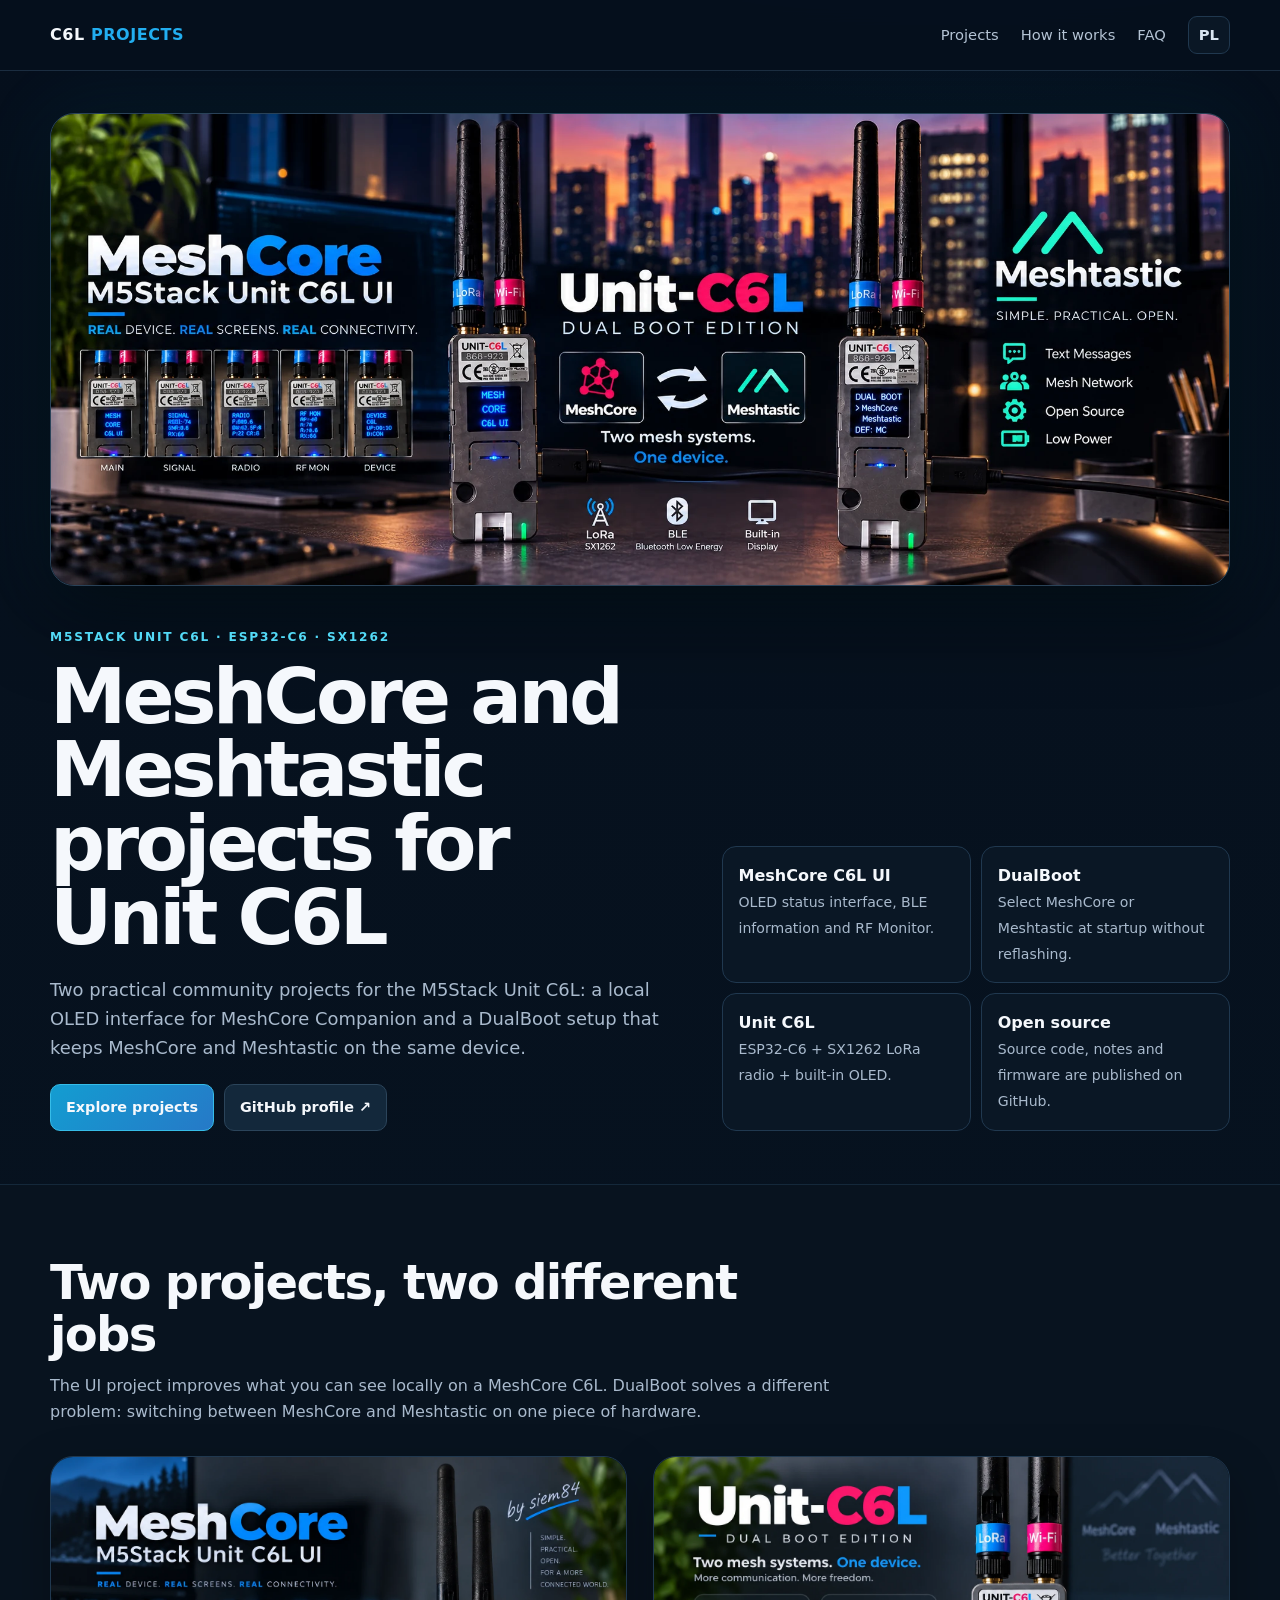
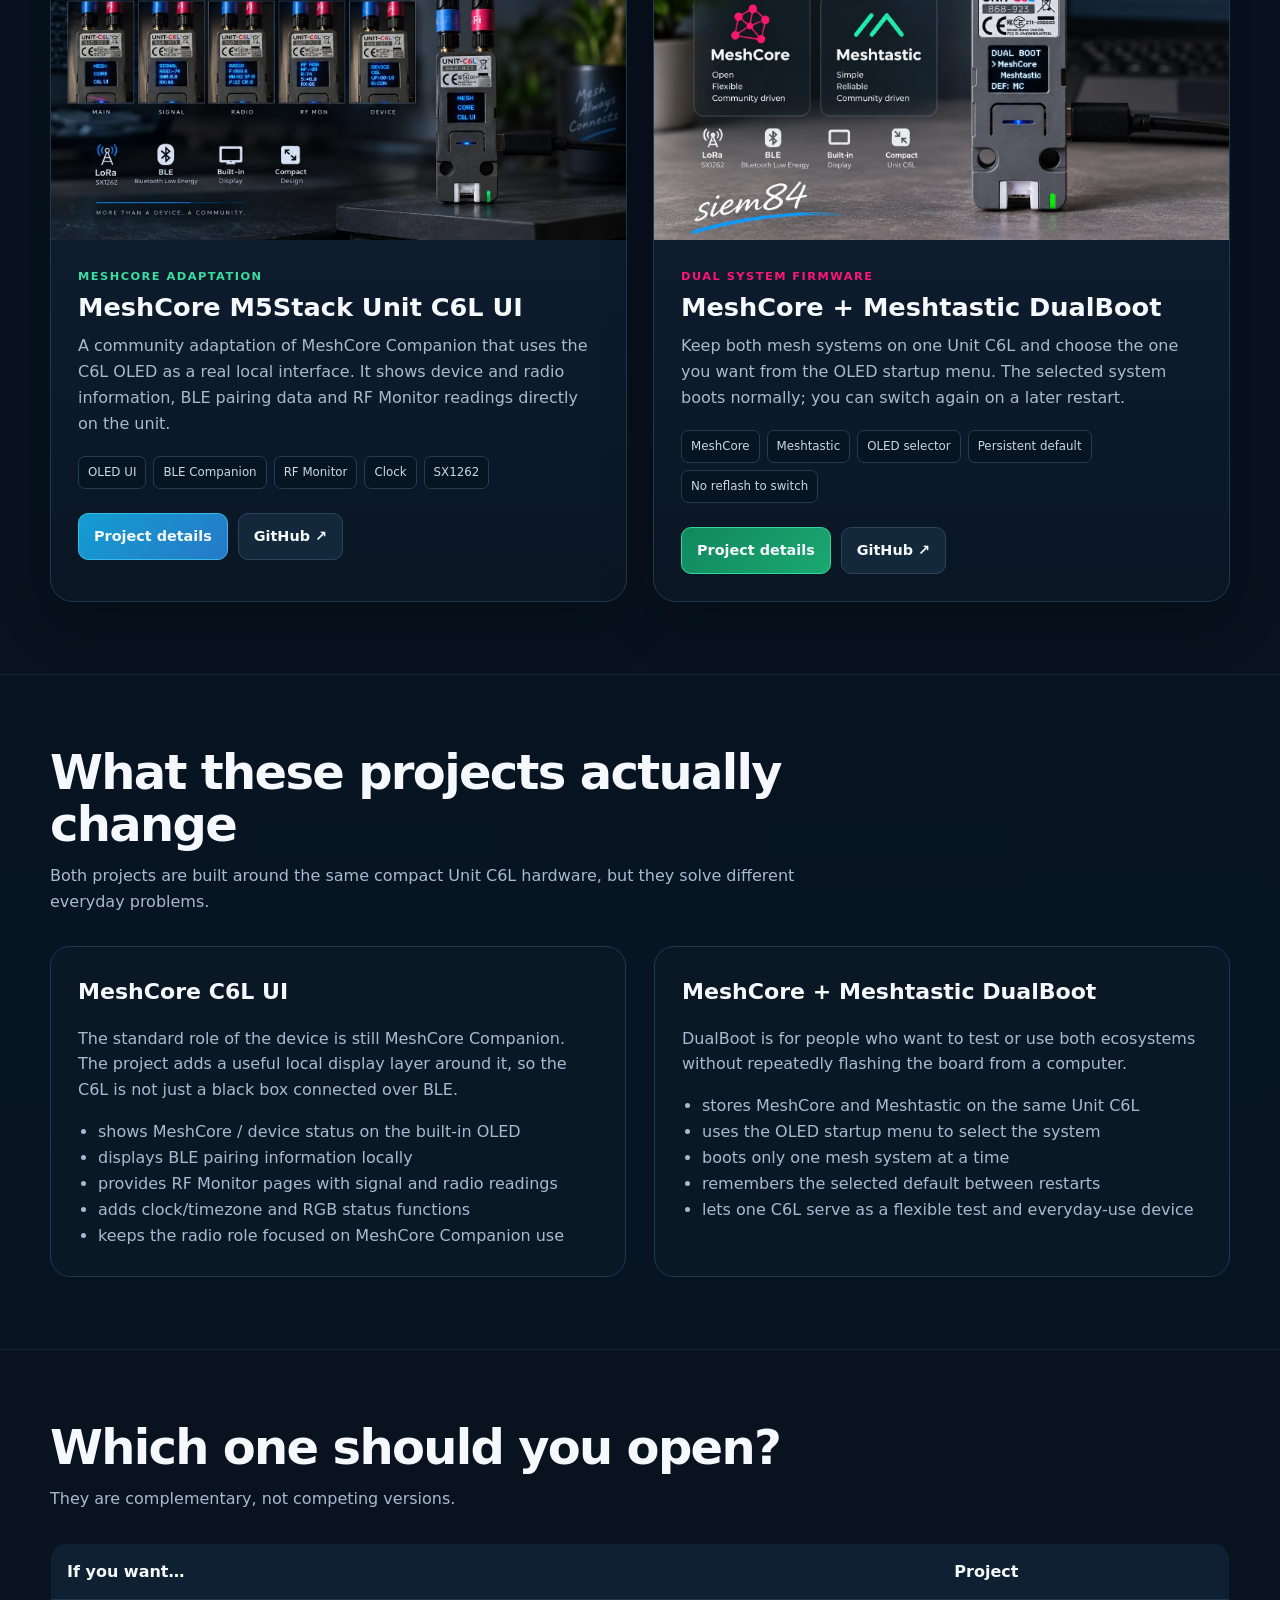
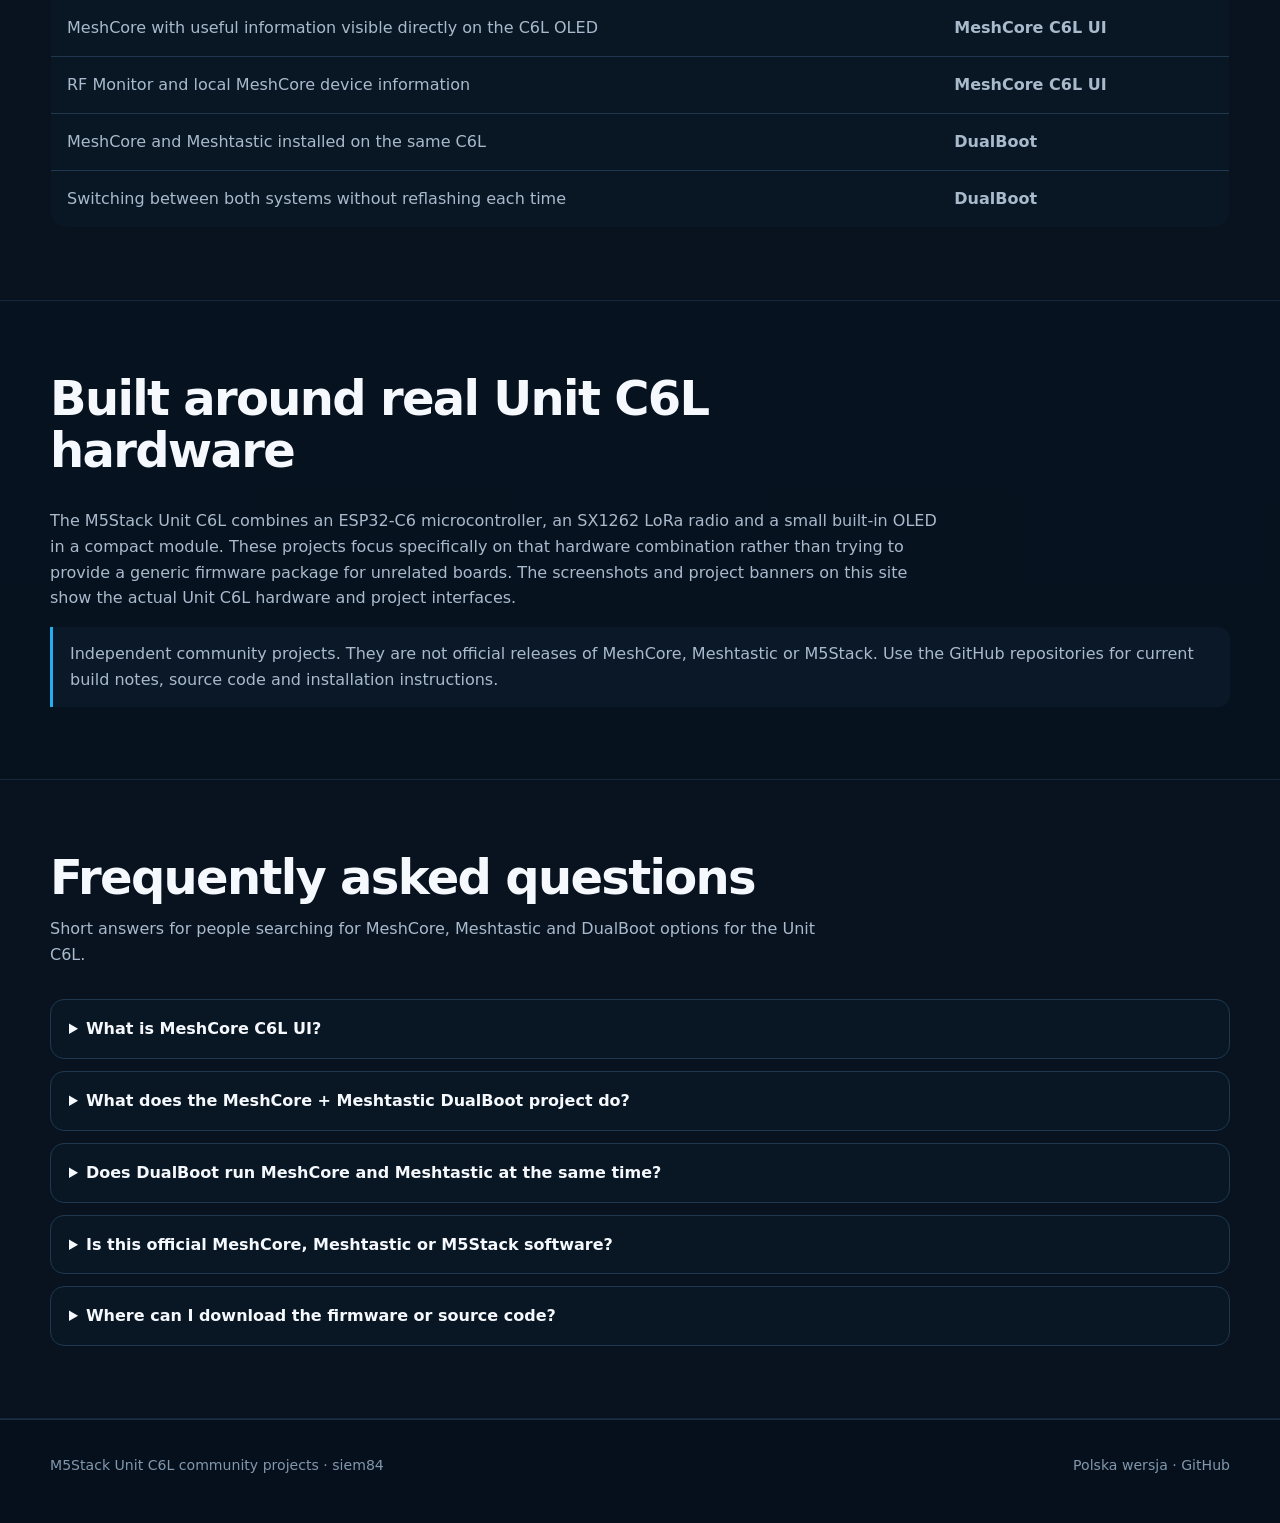
<file: index.html>
<!doctype html>
<html lang="en">
<head>
<meta charset="utf-8"><meta name="viewport" content="width=device-width,initial-scale=1">
<title>M5Stack Unit C6L Projects — MeshCore UI &amp; MeshCore + Meshtastic DualBoot</title>
<meta name="description" content="Open-source community projects for M5Stack Unit C6L: MeshCore OLED UI with BLE and RF Monitor, plus MeshCore + Meshtastic DualBoot firmware.">
<meta name="robots" content="index,follow,max-image-preview:large,max-snippet:-1,max-video-preview:-1">
<link rel="canonical" href="https://siem84.github.io/">
<link rel="alternate" hreflang="en" href="https://siem84.github.io/">
<link rel="alternate" hreflang="pl" href="https://siem84.github.io/pl/">
<link rel="alternate" hreflang="x-default" href="https://siem84.github.io/">
<meta property="og:type" content="website"><meta property="og:title" content="M5Stack Unit C6L Projects — MeshCore UI &amp; MeshCore + Meshtastic DualBoot">
<meta property="og:description" content="Open-source community projects for M5Stack Unit C6L: MeshCore OLED UI with BLE and RF Monitor, plus MeshCore + Meshtastic DualBoot firmware."><meta property="og:url" content="https://siem84.github.io/">
<meta property="og:image" content="https://siem84.github.io/assets/images/hero.png">
<meta name="twitter:card" content="summary_large_image">
<link rel="icon" href="assets/favicon.svg" type="image/svg+xml">
<link rel="stylesheet" href="assets/style.css">
</head><body><header><div class="wrap"><nav>
<a class="logo" href="">C6L <b>PROJECTS</b></a>
<div class="navlinks"><a href="#projects">Projects</a><a href="#how">How it works</a><a href="#faq">FAQ</a><a class="lang" href="pl/">PL</a></div>
</nav></div></header>
<main>
<section class="hero"><div class="wrap">
<div class="hero-image"><picture class="">
<source srcset="assets/images/hero.webp" type="image/webp">
<img src="assets/images/hero.png" alt="M5Stack Unit C6L MeshCore and Meshtastic DualBoot project banner" width="1983" height="793">
</picture></div>
<div class="hero-copy">
<div>
<div class="kicker">M5Stack Unit C6L · ESP32-C6 · SX1262</div>
<h1>MeshCore and Meshtastic projects for Unit C6L</h1>
<p>Two practical community projects for the M5Stack Unit C6L: a local OLED interface for MeshCore Companion and a DualBoot setup that keeps MeshCore and Meshtastic on the same device.</p>
<div class="actions"><a class="btn primary" href="#projects">Explore projects</a><a class="btn" href="https://github.com/siem84">GitHub profile ↗</a></div>
</div>
<div class="quickfacts">
<div class="fact"><strong>MeshCore C6L UI</strong><span>OLED status interface, BLE information and RF Monitor.</span></div>
<div class="fact"><strong>DualBoot</strong><span>Select MeshCore or Meshtastic at startup without reflashing.</span></div>
<div class="fact"><strong>Unit C6L</strong><span>ESP32-C6 + SX1262 LoRa radio + built-in OLED.</span></div>
<div class="fact"><strong>Open source</strong><span>Source code, notes and firmware are published on GitHub.</span></div>
</div>
</div></div></section>

<section class="section alt" id="projects"><div class="wrap">
<div class="section-title"><h2>Two projects, two different jobs</h2><p>The UI project improves what you can see locally on a MeshCore C6L. DualBoot solves a different problem: switching between MeshCore and Meshtastic on one piece of hardware.</p></div>
<div class="projects">
<article class="card"><div class="card-media"><picture class="">
<source srcset="assets/images/meshcore-ui.webp" type="image/webp">
<img src="assets/images/meshcore-ui.png" alt="MeshCore M5Stack Unit C6L UI project banner" width="1983" height="793">
</picture></div><div class="card-body">
<div class="tag">MeshCore adaptation</div><h3>MeshCore M5Stack Unit C6L UI</h3>
<p>A community adaptation of MeshCore Companion that uses the C6L OLED as a real local interface. It shows device and radio information, BLE pairing data and RF Monitor readings directly on the unit.</p>
<div class="pills"><span class="pill">OLED UI</span><span class="pill">BLE Companion</span><span class="pill">RF Monitor</span><span class="pill">Clock</span><span class="pill">SX1262</span></div>
<div class="actions"><a class="btn primary" href="meshcore-c6l.html">Project details</a><a class="btn" href="https://github.com/siem84/MeshCore-M5Stack-Unit-C6L-UI">GitHub ↗</a></div>
</div></article>
<article class="card"><div class="card-media"><picture class="">
<source srcset="assets/images/dualboot.webp" type="image/webp">
<img src="assets/images/dualboot.png" alt="M5Stack Unit C6L MeshCore Meshtastic DualBoot project banner" width="1983" height="793">
</picture></div><div class="card-body">
<div class="tag">Dual system firmware</div><h3>MeshCore + Meshtastic DualBoot</h3>
<p>Keep both mesh systems on one Unit C6L and choose the one you want from the OLED startup menu. The selected system boots normally; you can switch again on a later restart.</p>
<div class="pills"><span class="pill">MeshCore</span><span class="pill">Meshtastic</span><span class="pill">OLED selector</span><span class="pill">Persistent default</span><span class="pill">No reflash to switch</span></div>
<div class="actions"><a class="btn green" href="dualboot-c6l.html">Project details</a><a class="btn" href="https://github.com/siem84/M5Stack-Unit-C6L-MeshCore-Meshtastic-DualBoot">GitHub ↗</a></div>
</div></article>
</div></div></section>

<section class="section" id="how"><div class="wrap">
<div class="section-title"><h2>What these projects actually change</h2><p>Both projects are built around the same compact Unit C6L hardware, but they solve different everyday problems.</p></div>
<div class="split">
<div class="panel"><h3>MeshCore C6L UI</h3><p>The standard role of the device is still MeshCore Companion. The project adds a useful local display layer around it, so the C6L is not just a black box connected over BLE.</p>
<ul><li>shows MeshCore / device status on the built-in OLED</li><li>displays BLE pairing information locally</li><li>provides RF Monitor pages with signal and radio readings</li><li>adds clock/timezone and RGB status functions</li><li>keeps the radio role focused on MeshCore Companion use</li></ul></div>
<div class="panel"><h3>MeshCore + Meshtastic DualBoot</h3><p>DualBoot is for people who want to test or use both ecosystems without repeatedly flashing the board from a computer.</p>
<ul><li>stores MeshCore and Meshtastic on the same Unit C6L</li><li>uses the OLED startup menu to select the system</li><li>boots only one mesh system at a time</li><li>remembers the selected default between restarts</li><li>lets one C6L serve as a flexible test and everyday-use device</li></ul></div>
</div>
</div></section>

<section class="section alt"><div class="wrap">
<div class="section-title"><h2>Which one should you open?</h2><p>They are complementary, not competing versions.</p></div>
<table class="compare">
<tr><th>If you want…</th><th>Project</th></tr>
<tr><td>MeshCore with useful information visible directly on the C6L OLED</td><td><a href="meshcore-c6l.html"><strong>MeshCore C6L UI</strong></a></td></tr>
<tr><td>RF Monitor and local MeshCore device information</td><td><a href="meshcore-c6l.html"><strong>MeshCore C6L UI</strong></a></td></tr>
<tr><td>MeshCore and Meshtastic installed on the same C6L</td><td><a href="dualboot-c6l.html"><strong>DualBoot</strong></a></td></tr>
<tr><td>Switching between both systems without reflashing each time</td><td><a href="dualboot-c6l.html"><strong>DualBoot</strong></a></td></tr>
</table>
</div></section>

<section class="section"><div class="wrap">
<div class="section-title"><h2>Built around real Unit C6L hardware</h2></div>
<p class="seo-copy">The M5Stack Unit C6L combines an ESP32-C6 microcontroller, an SX1262 LoRa radio and a small built-in OLED in a compact module. These projects focus specifically on that hardware combination rather than trying to provide a generic firmware package for unrelated boards. The screenshots and project banners on this site show the actual Unit C6L hardware and project interfaces.</p>
<div class="notice">Independent community projects. They are not official releases of MeshCore, Meshtastic or M5Stack. Use the GitHub repositories for current build notes, source code and installation instructions.</div>
</div></section>

<section class="section alt" id="faq"><div class="wrap"><div class="section-title"><h2>Frequently asked questions</h2><p>Short answers for people searching for MeshCore, Meshtastic and DualBoot options for the Unit C6L.</p></div>
<div class="faq"><details><summary>What is MeshCore C6L UI?</summary><p>It is a community adaptation of MeshCore Companion for M5Stack Unit C6L. It uses the built-in OLED as a local status interface and adds practical device information such as BLE pairing data, radio status and RF monitoring.</p></details><details><summary>What does the MeshCore + Meshtastic DualBoot project do?</summary><p>It allows one M5Stack Unit C6L to contain both MeshCore and Meshtastic firmware and select which system to boot from the OLED startup menu, avoiding a full reflash every time you want to switch.</p></details><details><summary>Does DualBoot run MeshCore and Meshtastic at the same time?</summary><p>No. DualBoot stores both systems on the same device, but only one system runs at a time. The desired system is selected during startup.</p></details><details><summary>Is this official MeshCore, Meshtastic or M5Stack software?</summary><p>No. These are independent community projects shared as-is. The repositories contain the source, installation notes and project-specific technical information.</p></details><details><summary>Where can I download the firmware or source code?</summary><p>Use the GitHub buttons on this site. Each project page links directly to its public repository and Releases section.</p></details></div></div></section>
</main>
<footer><div class="wrap footerrow"><span>M5Stack Unit C6L community projects · siem84</span><span><a href="pl/">Polska wersja</a> · <a href="https://github.com/siem84">GitHub</a></span></div></footer>
<script type="application/ld+json">{"@context": "https://schema.org", "@type": "FAQPage", "mainEntity": [{"@type": "Question", "name": "What is MeshCore C6L UI?", "acceptedAnswer": {"@type": "Answer", "text": "It is a community adaptation of MeshCore Companion for M5Stack Unit C6L. It uses the built-in OLED as a local status interface and adds practical device information such as BLE pairing data, radio status and RF monitoring."}}, {"@type": "Question", "name": "What does the MeshCore + Meshtastic DualBoot project do?", "acceptedAnswer": {"@type": "Answer", "text": "It allows one M5Stack Unit C6L to contain both MeshCore and Meshtastic firmware and select which system to boot from the OLED startup menu, avoiding a full reflash every time you want to switch."}}, {"@type": "Question", "name": "Does DualBoot run MeshCore and Meshtastic at the same time?", "acceptedAnswer": {"@type": "Answer", "text": "No. DualBoot stores both systems on the same device, but only one system runs at a time. The desired system is selected during startup."}}, {"@type": "Question", "name": "Is this official MeshCore, Meshtastic or M5Stack software?", "acceptedAnswer": {"@type": "Answer", "text": "No. These are independent community projects shared as-is. The repositories contain the source, installation notes and project-specific technical information."}}, {"@type": "Question", "name": "Where can I download the firmware or source code?", "acceptedAnswer": {"@type": "Answer", "text": "Use the GitHub buttons on this site. Each project page links directly to its public repository and Releases section."}}]}</script>
</body></html>
</file>
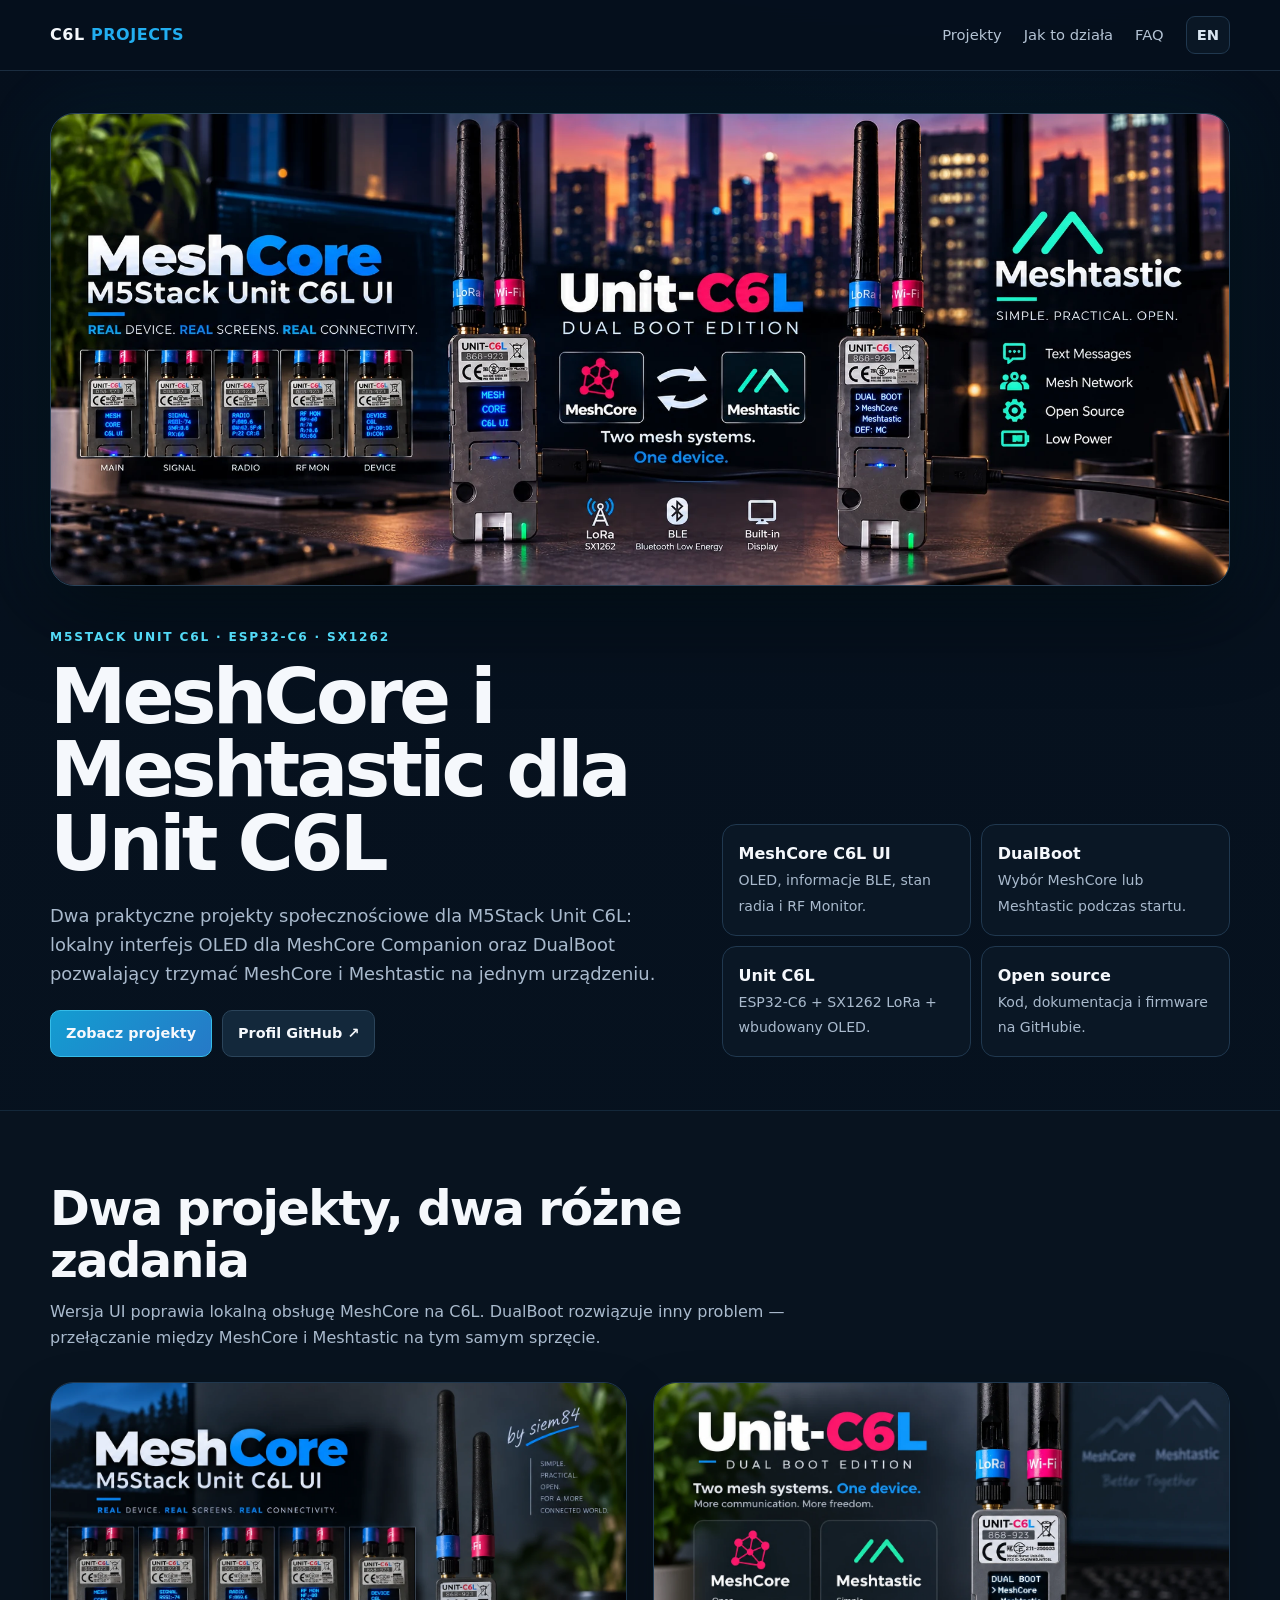
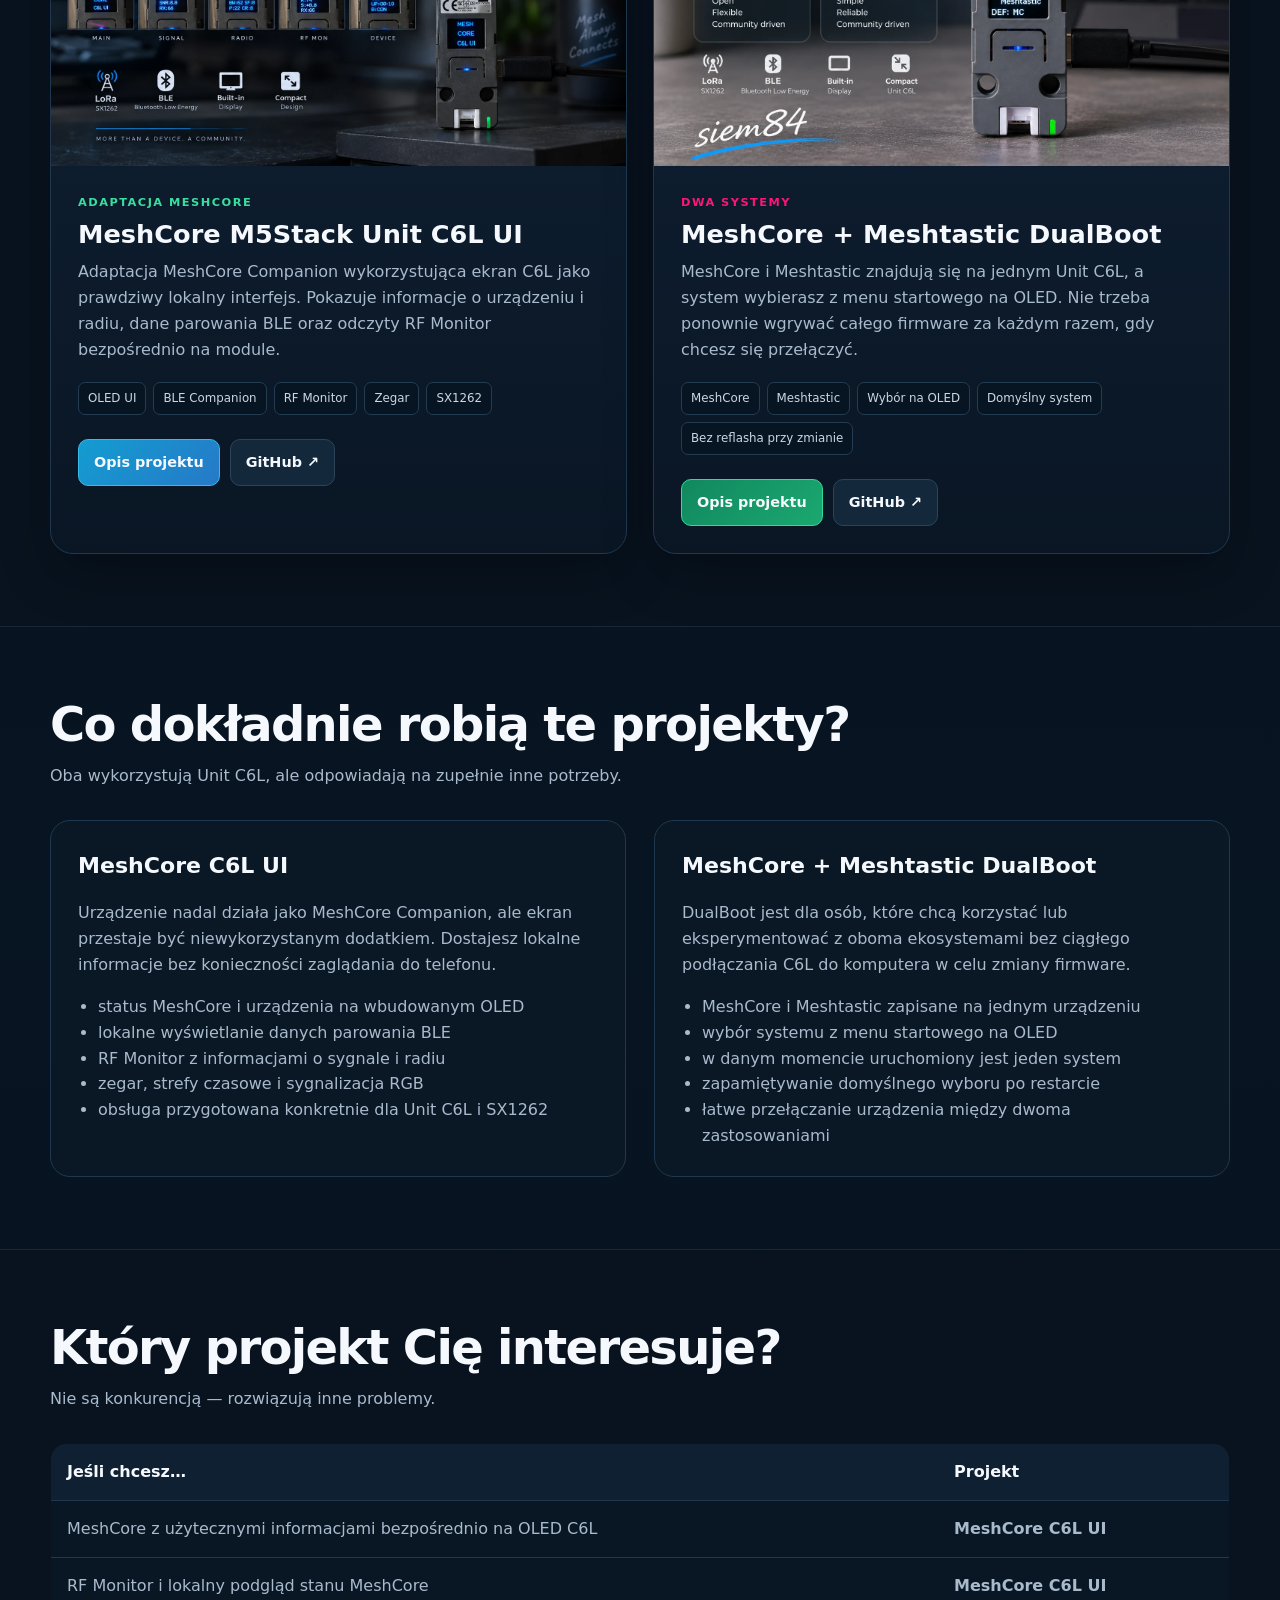
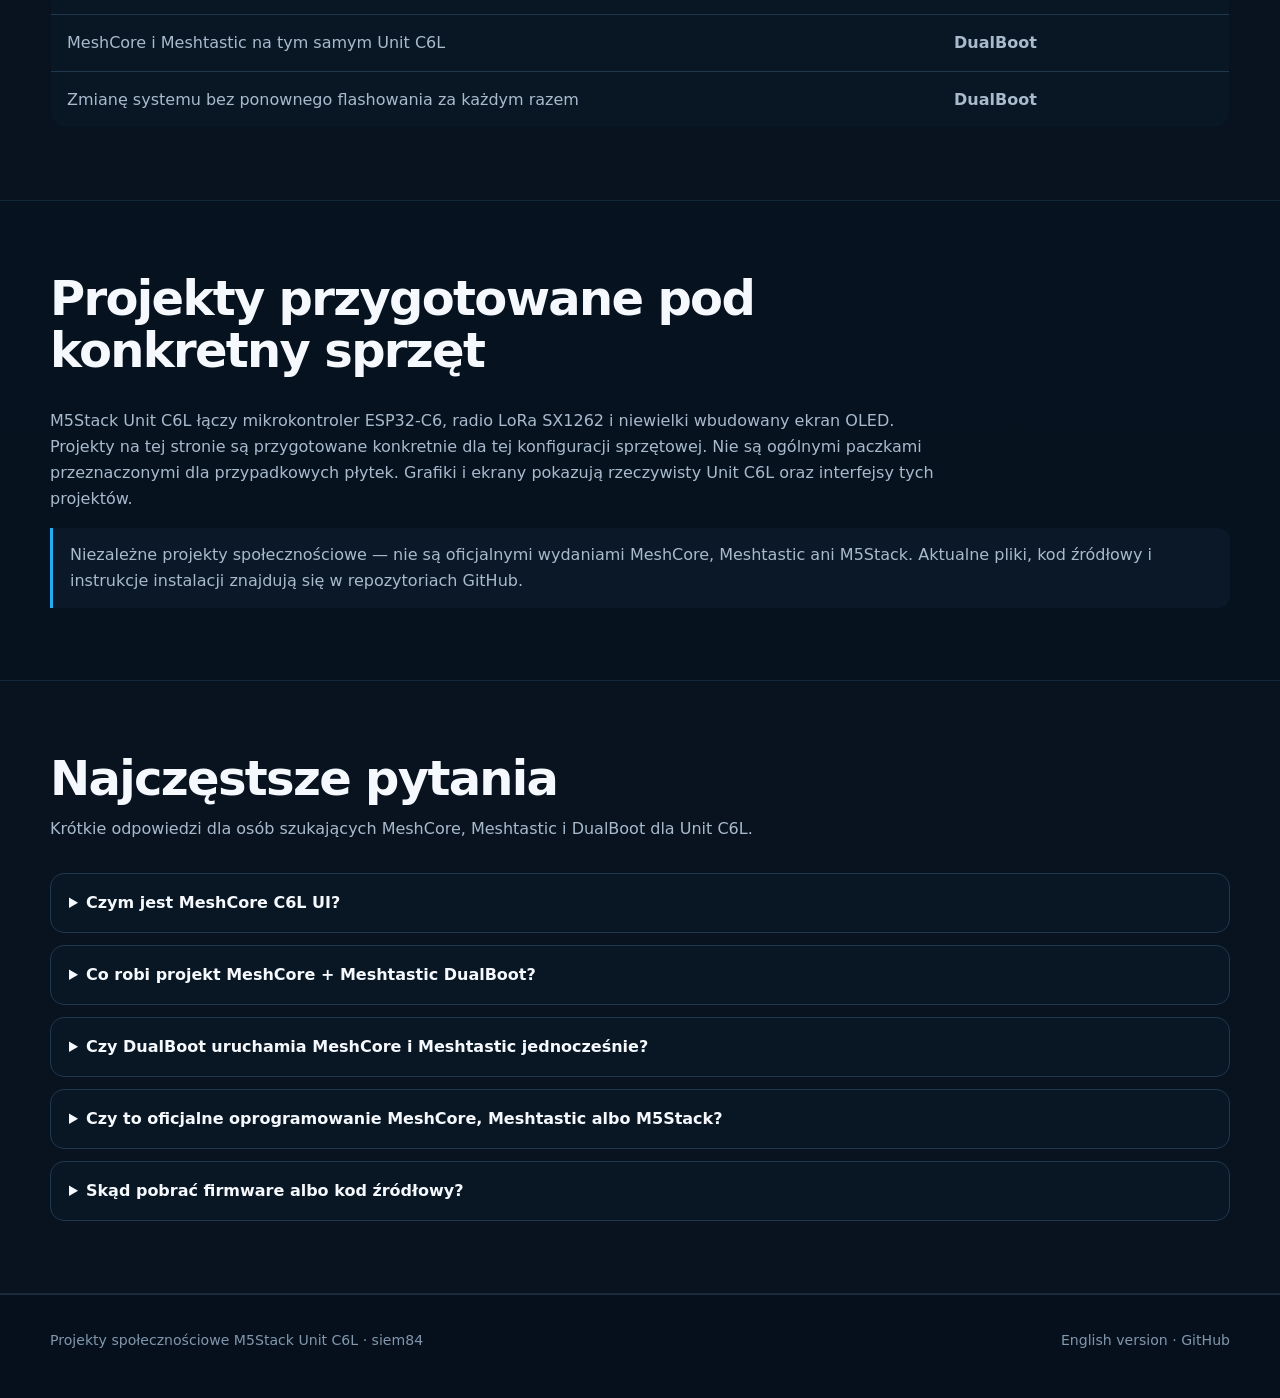
<file: pl/index.html>
<!doctype html>
<html lang="pl">
<head>
<meta charset="utf-8"><meta name="viewport" content="width=device-width,initial-scale=1">
<title>M5Stack Unit C6L — MeshCore UI i MeshCore + Meshtastic DualBoot</title>
<meta name="description" content="Projekty dla M5Stack Unit C6L: interfejs OLED MeshCore z BLE i RF Monitor oraz DualBoot MeshCore + Meshtastic na jednym urządzeniu.">
<meta name="robots" content="index,follow,max-image-preview:large,max-snippet:-1,max-video-preview:-1">
<link rel="canonical" href="https://siem84.github.io/pl/">
<link rel="alternate" hreflang="pl" href="https://siem84.github.io/pl/">
<link rel="alternate" hreflang="en" href="https://siem84.github.io/">
<link rel="alternate" hreflang="x-default" href="https://siem84.github.io/">
<meta property="og:type" content="website"><meta property="og:title" content="M5Stack Unit C6L — MeshCore UI i MeshCore + Meshtastic DualBoot">
<meta property="og:description" content="Projekty dla M5Stack Unit C6L: interfejs OLED MeshCore z BLE i RF Monitor oraz DualBoot MeshCore + Meshtastic na jednym urządzeniu."><meta property="og:url" content="https://siem84.github.io/pl/">
<meta property="og:image" content="https://siem84.github.io/assets/images/hero.png">
<meta name="twitter:card" content="summary_large_image">
<link rel="icon" href="../assets/favicon.svg" type="image/svg+xml">
<link rel="stylesheet" href="../assets/style.css">
</head><body><header><div class="wrap"><nav>
<a class="logo" href="../">C6L <b>PROJECTS</b></a>
<div class="navlinks"><a href="#projects">Projekty</a><a href="#how">Jak to działa</a><a href="#faq">FAQ</a><a class="lang" href="../">EN</a></div>
</nav></div></header>
<main>
<section class="hero"><div class="wrap">
<div class="hero-image"><picture><source srcset="../assets/images/hero.webp" type="image/webp"><img src="../assets/images/hero.png" alt="M5Stack Unit C6L — MeshCore i Meshtastic DualBoot"></picture></div>
<div class="hero-copy">
<div><div class="kicker">M5Stack Unit C6L · ESP32-C6 · SX1262</div>
<h1>MeshCore i Meshtastic dla Unit C6L</h1>
<p>Dwa praktyczne projekty społecznościowe dla M5Stack Unit C6L: lokalny interfejs OLED dla MeshCore Companion oraz DualBoot pozwalający trzymać MeshCore i Meshtastic na jednym urządzeniu.</p>
<div class="actions"><a class="btn primary" href="#projects">Zobacz projekty</a><a class="btn" href="https://github.com/siem84">Profil GitHub ↗</a></div></div>
<div class="quickfacts">
<div class="fact"><strong>MeshCore C6L UI</strong><span>OLED, informacje BLE, stan radia i RF Monitor.</span></div>
<div class="fact"><strong>DualBoot</strong><span>Wybór MeshCore lub Meshtastic podczas startu.</span></div>
<div class="fact"><strong>Unit C6L</strong><span>ESP32-C6 + SX1262 LoRa + wbudowany OLED.</span></div>
<div class="fact"><strong>Open source</strong><span>Kod, dokumentacja i firmware na GitHubie.</span></div>
</div></div></div></section>

<section class="section alt" id="projects"><div class="wrap">
<div class="section-title"><h2>Dwa projekty, dwa różne zadania</h2><p>Wersja UI poprawia lokalną obsługę MeshCore na C6L. DualBoot rozwiązuje inny problem — przełączanie między MeshCore i Meshtastic na tym samym sprzęcie.</p></div>
<div class="projects">
<article class="card"><div class="card-media"><picture><source srcset="../assets/images/meshcore-ui.webp" type="image/webp"><img src="../assets/images/meshcore-ui.png" alt="MeshCore M5Stack Unit C6L UI — banner projektu"></picture></div><div class="card-body">
<div class="tag">Adaptacja MeshCore</div><h3>MeshCore M5Stack Unit C6L UI</h3>
<p>Adaptacja MeshCore Companion wykorzystująca ekran C6L jako prawdziwy lokalny interfejs. Pokazuje informacje o urządzeniu i radiu, dane parowania BLE oraz odczyty RF Monitor bezpośrednio na module.</p>
<div class="pills"><span class="pill">OLED UI</span><span class="pill">BLE Companion</span><span class="pill">RF Monitor</span><span class="pill">Zegar</span><span class="pill">SX1262</span></div>
<div class="actions"><a class="btn primary" href="meshcore-c6l.html">Opis projektu</a><a class="btn" href="https://github.com/siem84/MeshCore-M5Stack-Unit-C6L-UI">GitHub ↗</a></div>
</div></article>
<article class="card"><div class="card-media"><picture><source srcset="../assets/images/dualboot.webp" type="image/webp"><img src="../assets/images/dualboot.png" alt="M5Stack Unit C6L MeshCore Meshtastic DualBoot — banner projektu"></picture></div><div class="card-body">
<div class="tag">Dwa systemy</div><h3>MeshCore + Meshtastic DualBoot</h3>
<p>MeshCore i Meshtastic znajdują się na jednym Unit C6L, a system wybierasz z menu startowego na OLED. Nie trzeba ponownie wgrywać całego firmware za każdym razem, gdy chcesz się przełączyć.</p>
<div class="pills"><span class="pill">MeshCore</span><span class="pill">Meshtastic</span><span class="pill">Wybór na OLED</span><span class="pill">Domyślny system</span><span class="pill">Bez reflasha przy zmianie</span></div>
<div class="actions"><a class="btn green" href="dualboot-c6l.html">Opis projektu</a><a class="btn" href="https://github.com/siem84/M5Stack-Unit-C6L-MeshCore-Meshtastic-DualBoot">GitHub ↗</a></div>
</div></article>
</div></div></section>

<section class="section" id="how"><div class="wrap">
<div class="section-title"><h2>Co dokładnie robią te projekty?</h2><p>Oba wykorzystują Unit C6L, ale odpowiadają na zupełnie inne potrzeby.</p></div>
<div class="split">
<div class="panel"><h3>MeshCore C6L UI</h3><p>Urządzenie nadal działa jako MeshCore Companion, ale ekran przestaje być niewykorzystanym dodatkiem. Dostajesz lokalne informacje bez konieczności zaglądania do telefonu.</p>
<ul><li>status MeshCore i urządzenia na wbudowanym OLED</li><li>lokalne wyświetlanie danych parowania BLE</li><li>RF Monitor z informacjami o sygnale i radiu</li><li>zegar, strefy czasowe i sygnalizacja RGB</li><li>obsługa przygotowana konkretnie dla Unit C6L i SX1262</li></ul></div>
<div class="panel"><h3>MeshCore + Meshtastic DualBoot</h3><p>DualBoot jest dla osób, które chcą korzystać lub eksperymentować z oboma ekosystemami bez ciągłego podłączania C6L do komputera w celu zmiany firmware.</p>
<ul><li>MeshCore i Meshtastic zapisane na jednym urządzeniu</li><li>wybór systemu z menu startowego na OLED</li><li>w danym momencie uruchomiony jest jeden system</li><li>zapamiętywanie domyślnego wyboru po restarcie</li><li>łatwe przełączanie urządzenia między dwoma zastosowaniami</li></ul></div>
</div></div></section>

<section class="section alt"><div class="wrap">
<div class="section-title"><h2>Który projekt Cię interesuje?</h2><p>Nie są konkurencją — rozwiązują inne problemy.</p></div>
<table class="compare">
<tr><th>Jeśli chcesz…</th><th>Projekt</th></tr>
<tr><td>MeshCore z użytecznymi informacjami bezpośrednio na OLED C6L</td><td><a href="meshcore-c6l.html"><strong>MeshCore C6L UI</strong></a></td></tr>
<tr><td>RF Monitor i lokalny podgląd stanu MeshCore</td><td><a href="meshcore-c6l.html"><strong>MeshCore C6L UI</strong></a></td></tr>
<tr><td>MeshCore i Meshtastic na tym samym Unit C6L</td><td><a href="dualboot-c6l.html"><strong>DualBoot</strong></a></td></tr>
<tr><td>Zmianę systemu bez ponownego flashowania za każdym razem</td><td><a href="dualboot-c6l.html"><strong>DualBoot</strong></a></td></tr>
</table></div></section>

<section class="section"><div class="wrap"><div class="section-title"><h2>Projekty przygotowane pod konkretny sprzęt</h2></div>
<p class="seo-copy">M5Stack Unit C6L łączy mikrokontroler ESP32-C6, radio LoRa SX1262 i niewielki wbudowany ekran OLED. Projekty na tej stronie są przygotowane konkretnie dla tej konfiguracji sprzętowej. Nie są ogólnymi paczkami przeznaczonymi dla przypadkowych płytek. Grafiki i ekrany pokazują rzeczywisty Unit C6L oraz interfejsy tych projektów.</p>
<div class="notice">Niezależne projekty społecznościowe — nie są oficjalnymi wydaniami MeshCore, Meshtastic ani M5Stack. Aktualne pliki, kod źródłowy i instrukcje instalacji znajdują się w repozytoriach GitHub.</div>
</div></section>

<section class="section alt" id="faq"><div class="wrap"><div class="section-title"><h2>Najczęstsze pytania</h2><p>Krótkie odpowiedzi dla osób szukających MeshCore, Meshtastic i DualBoot dla Unit C6L.</p></div><div class="faq"><details><summary>Czym jest MeshCore C6L UI?</summary><p>To społecznościowa adaptacja MeshCore Companion dla M5Stack Unit C6L. Wykorzystuje wbudowany OLED jako lokalny interfejs i pokazuje m.in. informacje o parowaniu BLE, stanie radia oraz dane RF Monitor.</p></details><details><summary>Co robi projekt MeshCore + Meshtastic DualBoot?</summary><p>Pozwala mieć MeshCore i Meshtastic na jednym M5Stack Unit C6L oraz wybrać system z menu startowego na OLED, bez konieczności każdorazowego ponownego wgrywania firmware.</p></details><details><summary>Czy DualBoot uruchamia MeshCore i Meshtastic jednocześnie?</summary><p>Nie. Oba systemy są zapisane na jednym urządzeniu, ale w danym momencie działa tylko jeden. System wybierasz podczas uruchamiania.</p></details><details><summary>Czy to oficjalne oprogramowanie MeshCore, Meshtastic albo M5Stack?</summary><p>Nie. To niezależne projekty społecznościowe udostępnione w obecnej postaci. Repozytoria zawierają kod źródłowy, instrukcje i informacje techniczne.</p></details><details><summary>Skąd pobrać firmware albo kod źródłowy?</summary><p>Skorzystaj z przycisków GitHub na stronie. Każdy projekt ma link do publicznego repozytorium oraz sekcji Releases.</p></details></div></div></section>
</main>
<footer><div class="wrap footerrow"><span>Projekty społecznościowe M5Stack Unit C6L · siem84</span><span><a href="../">English version</a> · <a href="https://github.com/siem84">GitHub</a></span></div></footer>
<script type="application/ld+json">{"@context": "https://schema.org", "@type": "FAQPage", "mainEntity": [{"@type": "Question", "name": "Czym jest MeshCore C6L UI?", "acceptedAnswer": {"@type": "Answer", "text": "To społecznościowa adaptacja MeshCore Companion dla M5Stack Unit C6L. Wykorzystuje wbudowany OLED jako lokalny interfejs i pokazuje m.in. informacje o parowaniu BLE, stanie radia oraz dane RF Monitor."}}, {"@type": "Question", "name": "Co robi projekt MeshCore + Meshtastic DualBoot?", "acceptedAnswer": {"@type": "Answer", "text": "Pozwala mieć MeshCore i Meshtastic na jednym M5Stack Unit C6L oraz wybrać system z menu startowego na OLED, bez konieczności każdorazowego ponownego wgrywania firmware."}}, {"@type": "Question", "name": "Czy DualBoot uruchamia MeshCore i Meshtastic jednocześnie?", "acceptedAnswer": {"@type": "Answer", "text": "Nie. Oba systemy są zapisane na jednym urządzeniu, ale w danym momencie działa tylko jeden. System wybierasz podczas uruchamiania."}}, {"@type": "Question", "name": "Czy to oficjalne oprogramowanie MeshCore, Meshtastic albo M5Stack?", "acceptedAnswer": {"@type": "Answer", "text": "Nie. To niezależne projekty społecznościowe udostępnione w obecnej postaci. Repozytoria zawierają kod źródłowy, instrukcje i informacje techniczne."}}, {"@type": "Question", "name": "Skąd pobrać firmware albo kod źródłowy?", "acceptedAnswer": {"@type": "Answer", "text": "Skorzystaj z przycisków GitHub na stronie. Każdy projekt ma link do publicznego repozytorium oraz sekcji Releases."}}]}</script>
</body></html>
</file>
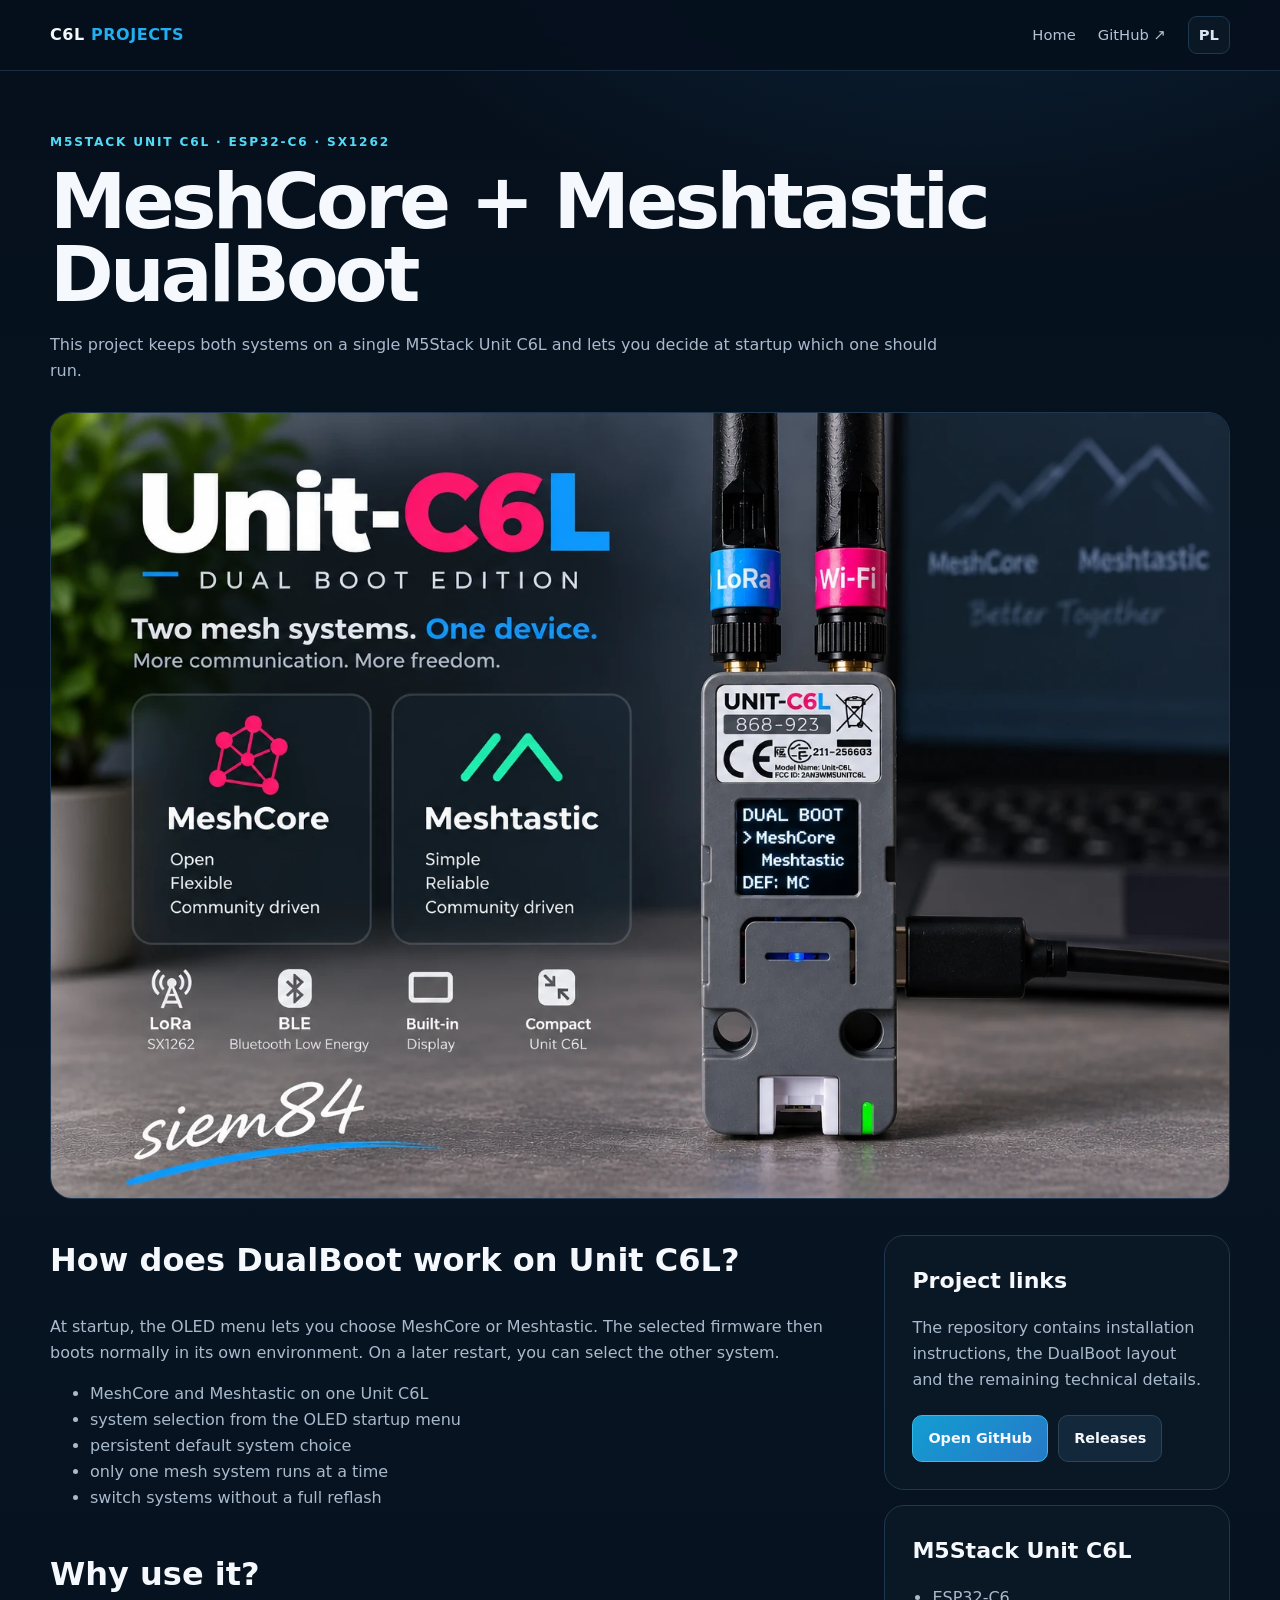
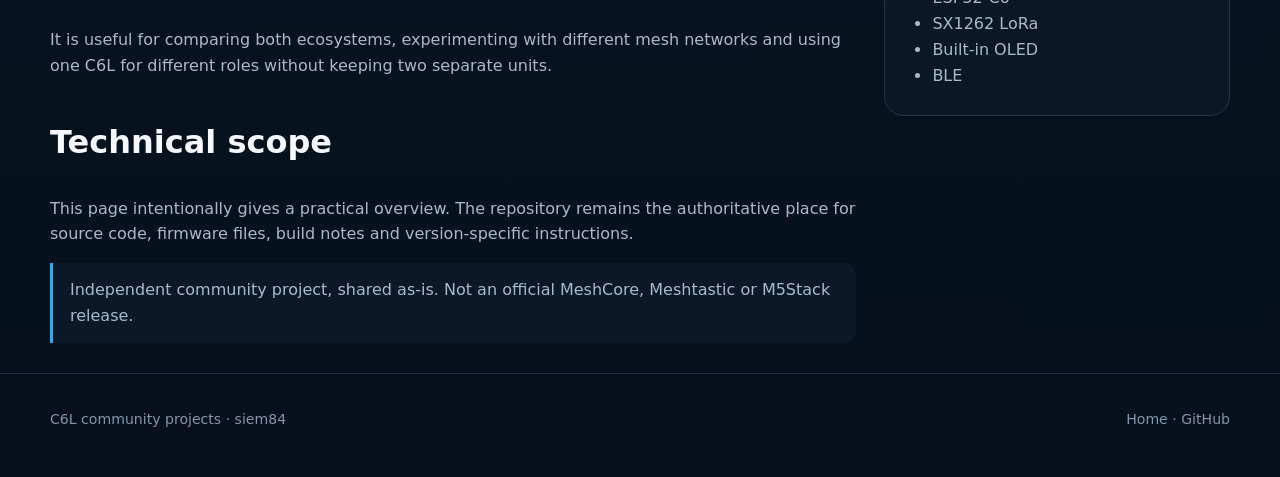
<file: dualboot-c6l.html>
<!doctype html>
<html lang="en">
<head>
<meta charset="utf-8"><meta name="viewport" content="width=device-width,initial-scale=1">
<title>M5Stack Unit C6L MeshCore + Meshtastic DualBoot</title>
<meta name="description" content="DualBoot for M5Stack Unit C6L: keep MeshCore and Meshtastic on one device and select the system from the OLED startup menu without reflashing every switch.">
<meta name="robots" content="index,follow,max-image-preview:large,max-snippet:-1,max-video-preview:-1">
<link rel="canonical" href="https://siem84.github.io/dualboot-c6l.html">
<link rel="alternate" hreflang="en" href="https://siem84.github.io/dualboot-c6l.html">
<link rel="alternate" hreflang="pl" href="https://siem84.github.io/pl/dualboot-c6l.html">
<link rel="alternate" hreflang="x-default" href="https://siem84.github.io/">
<meta property="og:type" content="website"><meta property="og:title" content="M5Stack Unit C6L MeshCore + Meshtastic DualBoot">
<meta property="og:description" content="DualBoot for M5Stack Unit C6L: keep MeshCore and Meshtastic on one device and select the system from the OLED startup menu without reflashing every switch."><meta property="og:url" content="https://siem84.github.io/dualboot-c6l.html">
<meta property="og:image" content="https://siem84.github.io/assets/images/hero.png">
<meta name="twitter:card" content="summary_large_image">
<link rel="icon" href="assets/favicon.svg" type="image/svg+xml">
<link rel="stylesheet" href="assets/style.css">
</head><body>
<header><div class="wrap"><nav><a class="logo" href="./">C6L <b>PROJECTS</b></a><div class="navlinks"><a href="./">Home</a><a href="https://github.com/siem84/M5Stack-Unit-C6L-MeshCore-Meshtastic-DualBoot">GitHub ↗</a><a class="lang" href="pl/dualboot-c6l.html">PL</a></div></nav></div></header>
<main><section class="project-hero"><div class="wrap"><div class="kicker">M5Stack Unit C6L · ESP32-C6 · SX1262</div><h1>MeshCore + Meshtastic DualBoot</h1><p class="seo-copy">This project keeps both systems on a single M5Stack Unit C6L and lets you decide at startup which one should run.</p>
<div class="project-banner"><picture><source srcset="assets/images/dualboot.webp" type="image/webp"><img src="assets/images/dualboot.png" alt="M5Stack Unit C6L MeshCore Meshtastic DualBoot"></picture></div>
<div class="article"><article class="article-main">
<h2>How does DualBoot work on Unit C6L?</h2><p>At startup, the OLED menu lets you choose MeshCore or Meshtastic. The selected firmware then boots normally in its own environment. On a later restart, you can select the other system.</p><ul><li>MeshCore and Meshtastic on one Unit C6L</li><li>system selection from the OLED startup menu</li><li>persistent default system choice</li><li>only one mesh system runs at a time</li><li>switch systems without a full reflash</li></ul>
<h2>Why use it?</h2><p>It is useful for comparing both ecosystems, experimenting with different mesh networks and using one C6L for different roles without keeping two separate units.</p>
<h2>Technical scope</h2>
<p>This page intentionally gives a practical overview. The repository remains the authoritative place for source code, firmware files, build notes and version-specific instructions.</p>
<div class="notice">Independent community project, shared as-is. Not an official MeshCore, Meshtastic or M5Stack release.</div>
</article>
<aside class="sidebar"><div class="panel"><h3>Project links</h3><p>The repository contains installation instructions, the DualBoot layout and the remaining technical details.</p><div class="actions"><a class="btn primary" href="https://github.com/siem84/M5Stack-Unit-C6L-MeshCore-Meshtastic-DualBoot">Open GitHub</a><a class="btn" href="https://github.com/siem84/M5Stack-Unit-C6L-MeshCore-Meshtastic-DualBoot/releases">Releases</a></div></div>
<div class="panel"><h3>M5Stack Unit C6L</h3><ul><li>ESP32-C6</li><li>SX1262 LoRa</li><li>Built-in OLED</li><li>BLE</li></ul></div></aside>
</div></div></section></main>
<footer><div class="wrap footerrow"><span>C6L community projects · siem84</span><span><a href="./">Home</a> · <a href="https://github.com/siem84/M5Stack-Unit-C6L-MeshCore-Meshtastic-DualBoot">GitHub</a></span></div></footer></body></html>
</file>
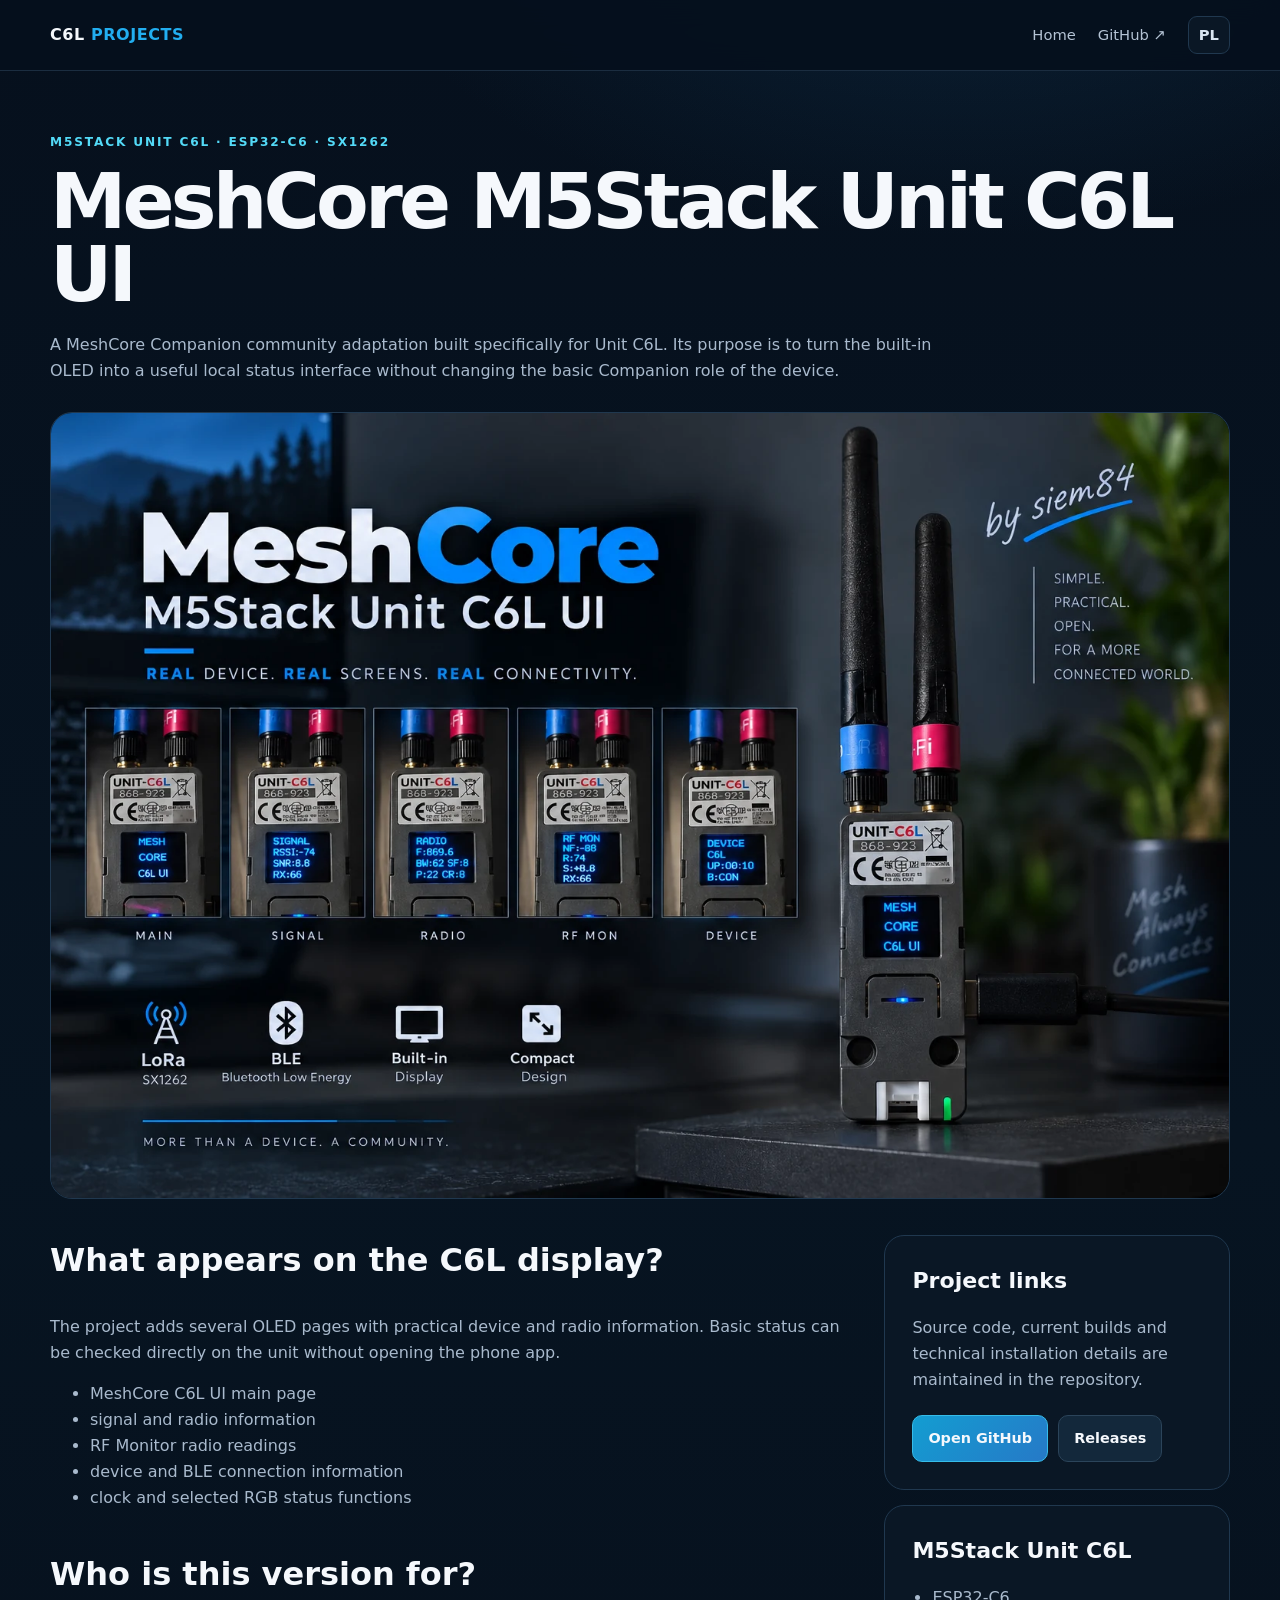
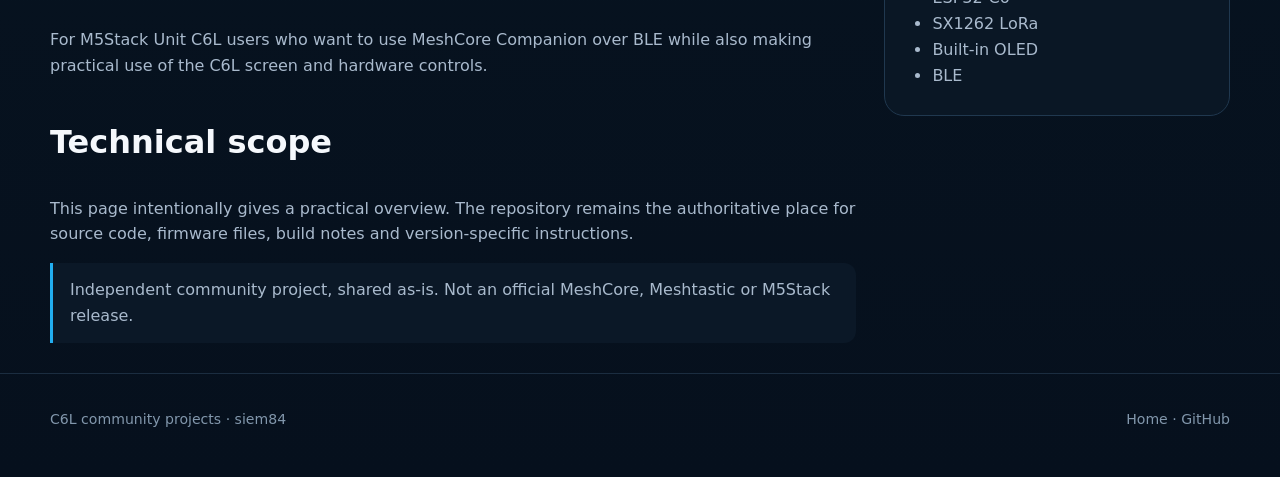
<file: meshcore-c6l.html>
<!doctype html>
<html lang="en">
<head>
<meta charset="utf-8"><meta name="viewport" content="width=device-width,initial-scale=1">
<title>MeshCore UI for M5Stack Unit C6L — OLED, BLE &amp; RF Monitor</title>
<meta name="description" content="MeshCore Companion for M5Stack Unit C6L with local OLED UI, BLE information, RF Monitor, clock and C6L-specific SX1262 handling.">
<meta name="robots" content="index,follow,max-image-preview:large,max-snippet:-1,max-video-preview:-1">
<link rel="canonical" href="https://siem84.github.io/meshcore-c6l.html">
<link rel="alternate" hreflang="en" href="https://siem84.github.io/meshcore-c6l.html">
<link rel="alternate" hreflang="pl" href="https://siem84.github.io/pl/meshcore-c6l.html">
<link rel="alternate" hreflang="x-default" href="https://siem84.github.io/">
<meta property="og:type" content="website"><meta property="og:title" content="MeshCore UI for M5Stack Unit C6L — OLED, BLE &amp; RF Monitor">
<meta property="og:description" content="MeshCore Companion for M5Stack Unit C6L with local OLED UI, BLE information, RF Monitor, clock and C6L-specific SX1262 handling."><meta property="og:url" content="https://siem84.github.io/meshcore-c6l.html">
<meta property="og:image" content="https://siem84.github.io/assets/images/hero.png">
<meta name="twitter:card" content="summary_large_image">
<link rel="icon" href="assets/favicon.svg" type="image/svg+xml">
<link rel="stylesheet" href="assets/style.css">
</head><body>
<header><div class="wrap"><nav><a class="logo" href="./">C6L <b>PROJECTS</b></a><div class="navlinks"><a href="./">Home</a><a href="https://github.com/siem84/MeshCore-M5Stack-Unit-C6L-UI">GitHub ↗</a><a class="lang" href="pl/meshcore-c6l.html">PL</a></div></nav></div></header>
<main><section class="project-hero"><div class="wrap"><div class="kicker">M5Stack Unit C6L · ESP32-C6 · SX1262</div><h1>MeshCore M5Stack Unit C6L UI</h1><p class="seo-copy">A MeshCore Companion community adaptation built specifically for Unit C6L. Its purpose is to turn the built-in OLED into a useful local status interface without changing the basic Companion role of the device.</p>
<div class="project-banner"><picture><source srcset="assets/images/meshcore-ui.webp" type="image/webp"><img src="assets/images/meshcore-ui.png" alt="MeshCore Unit C6L UI real project screens"></picture></div>
<div class="article"><article class="article-main">
<h2>What appears on the C6L display?</h2><p>The project adds several OLED pages with practical device and radio information. Basic status can be checked directly on the unit without opening the phone app.</p><ul><li>MeshCore C6L UI main page</li><li>signal and radio information</li><li>RF Monitor radio readings</li><li>device and BLE connection information</li><li>clock and selected RGB status functions</li></ul>
<h2>Who is this version for?</h2><p>For M5Stack Unit C6L users who want to use MeshCore Companion over BLE while also making practical use of the C6L screen and hardware controls.</p>
<h2>Technical scope</h2>
<p>This page intentionally gives a practical overview. The repository remains the authoritative place for source code, firmware files, build notes and version-specific instructions.</p>
<div class="notice">Independent community project, shared as-is. Not an official MeshCore, Meshtastic or M5Stack release.</div>
</article>
<aside class="sidebar"><div class="panel"><h3>Project links</h3><p>Source code, current builds and technical installation details are maintained in the repository.</p><div class="actions"><a class="btn primary" href="https://github.com/siem84/MeshCore-M5Stack-Unit-C6L-UI">Open GitHub</a><a class="btn" href="https://github.com/siem84/MeshCore-M5Stack-Unit-C6L-UI/releases">Releases</a></div></div>
<div class="panel"><h3>M5Stack Unit C6L</h3><ul><li>ESP32-C6</li><li>SX1262 LoRa</li><li>Built-in OLED</li><li>BLE</li></ul></div></aside>
</div></div></section></main>
<footer><div class="wrap footerrow"><span>C6L community projects · siem84</span><span><a href="./">Home</a> · <a href="https://github.com/siem84/MeshCore-M5Stack-Unit-C6L-UI">GitHub</a></span></div></footer></body></html>
</file>
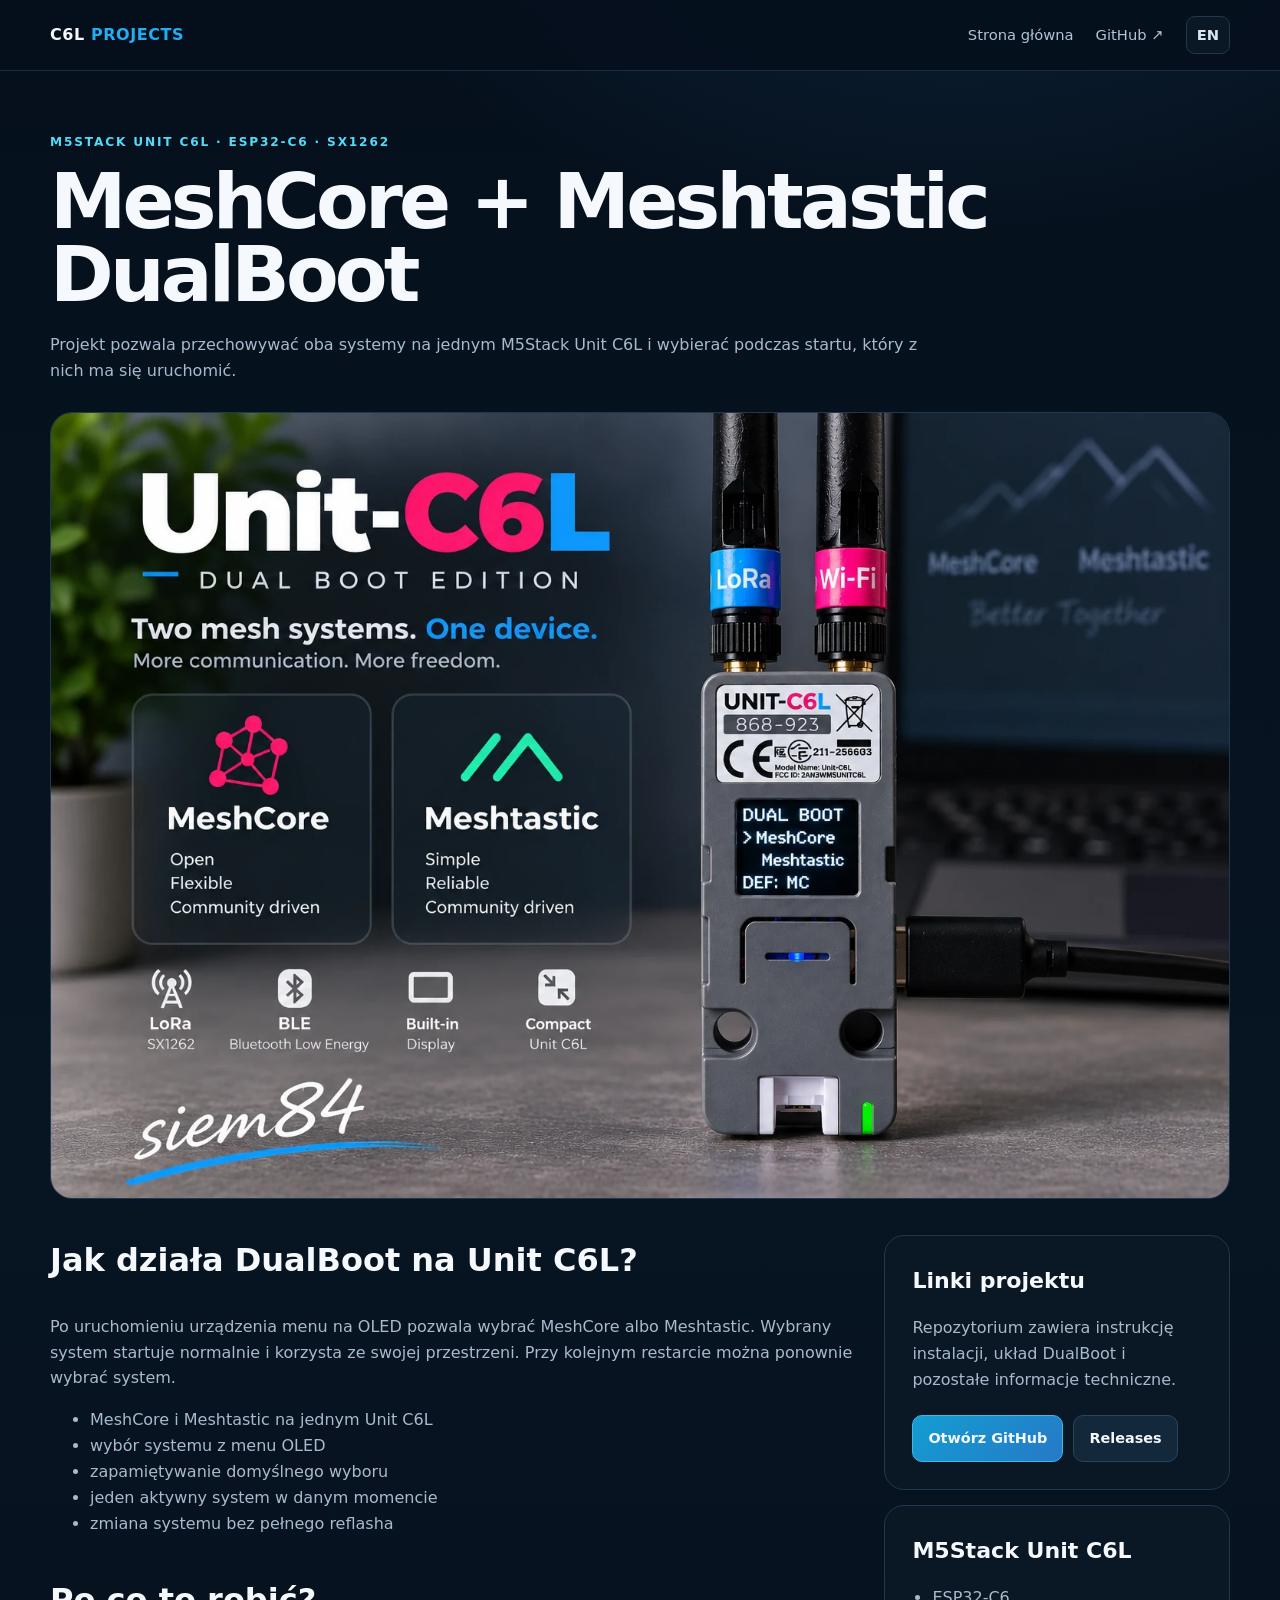
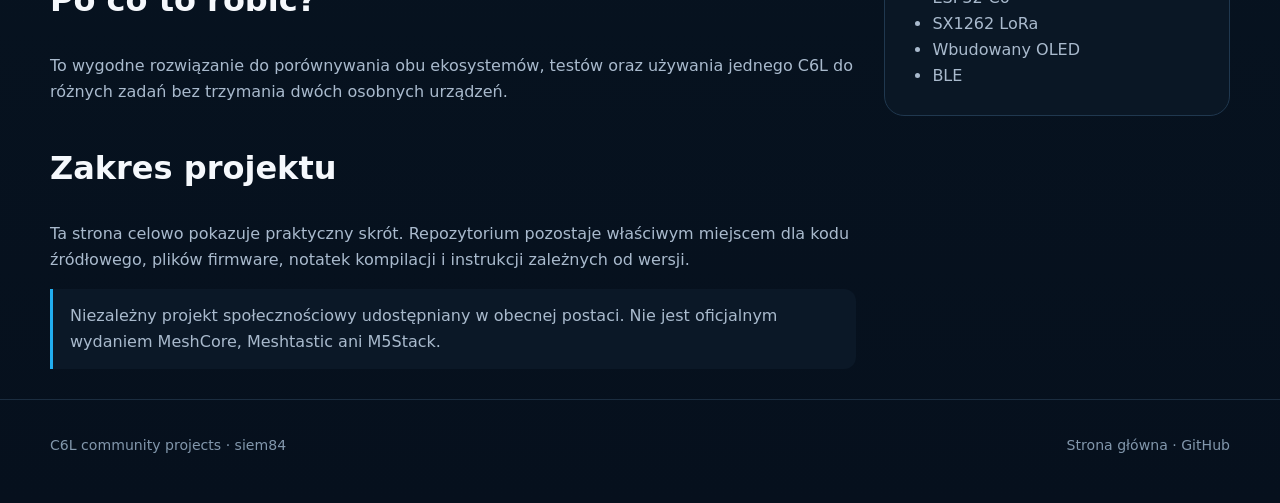
<file: pl/dualboot-c6l.html>
<!doctype html>
<html lang="pl">
<head>
<meta charset="utf-8"><meta name="viewport" content="width=device-width,initial-scale=1">
<title>MeshCore + Meshtastic DualBoot dla M5Stack Unit C6L</title>
<meta name="description" content="DualBoot dla M5Stack Unit C6L: MeshCore i Meshtastic na jednym urządzeniu, wybór systemu z menu OLED bez reflasha przy każdej zmianie.">
<meta name="robots" content="index,follow,max-image-preview:large,max-snippet:-1,max-video-preview:-1">
<link rel="canonical" href="https://siem84.github.io/pl/dualboot-c6l.html">
<link rel="alternate" hreflang="pl" href="https://siem84.github.io/pl/dualboot-c6l.html">
<link rel="alternate" hreflang="en" href="https://siem84.github.io/dualboot-c6l.html">
<link rel="alternate" hreflang="x-default" href="https://siem84.github.io/">
<meta property="og:type" content="website"><meta property="og:title" content="MeshCore + Meshtastic DualBoot dla M5Stack Unit C6L">
<meta property="og:description" content="DualBoot dla M5Stack Unit C6L: MeshCore i Meshtastic na jednym urządzeniu, wybór systemu z menu OLED bez reflasha przy każdej zmianie."><meta property="og:url" content="https://siem84.github.io/pl/dualboot-c6l.html">
<meta property="og:image" content="https://siem84.github.io/assets/images/hero.png">
<meta name="twitter:card" content="summary_large_image">
<link rel="icon" href="../assets/favicon.svg" type="image/svg+xml">
<link rel="stylesheet" href="../assets/style.css">
</head><body>
<header><div class="wrap"><nav><a class="logo" href="../">C6L <b>PROJECTS</b></a><div class="navlinks"><a href="../">Strona główna</a><a href="https://github.com/siem84/M5Stack-Unit-C6L-MeshCore-Meshtastic-DualBoot">GitHub ↗</a><a class="lang" href="../dualboot-c6l.html">EN</a></div></nav></div></header>
<main><section class="project-hero"><div class="wrap"><div class="kicker">M5Stack Unit C6L · ESP32-C6 · SX1262</div><h1>MeshCore + Meshtastic DualBoot</h1><p class="seo-copy">Projekt pozwala przechowywać oba systemy na jednym M5Stack Unit C6L i wybierać podczas startu, który z nich ma się uruchomić.</p>
<div class="project-banner"><picture><source srcset="../assets/images/dualboot.webp" type="image/webp"><img src="../assets/images/dualboot.png" alt="M5Stack Unit C6L MeshCore Meshtastic DualBoot"></picture></div>
<div class="article"><article class="article-main">
<h2>Jak działa DualBoot na Unit C6L?</h2><p>Po uruchomieniu urządzenia menu na OLED pozwala wybrać MeshCore albo Meshtastic. Wybrany system startuje normalnie i korzysta ze swojej przestrzeni. Przy kolejnym restarcie można ponownie wybrać system.</p><ul><li>MeshCore i Meshtastic na jednym Unit C6L</li><li>wybór systemu z menu OLED</li><li>zapamiętywanie domyślnego wyboru</li><li>jeden aktywny system w danym momencie</li><li>zmiana systemu bez pełnego reflasha</li></ul>
<h2>Po co to robić?</h2><p>To wygodne rozwiązanie do porównywania obu ekosystemów, testów oraz używania jednego C6L do różnych zadań bez trzymania dwóch osobnych urządzeń.</p>
<h2>Zakres projektu</h2>
<p>Ta strona celowo pokazuje praktyczny skrót. Repozytorium pozostaje właściwym miejscem dla kodu źródłowego, plików firmware, notatek kompilacji i instrukcji zależnych od wersji.</p>
<div class="notice">Niezależny projekt społecznościowy udostępniany w obecnej postaci. Nie jest oficjalnym wydaniem MeshCore, Meshtastic ani M5Stack.</div>
</article>
<aside class="sidebar"><div class="panel"><h3>Linki projektu</h3><p>Repozytorium zawiera instrukcję instalacji, układ DualBoot i pozostałe informacje techniczne.</p><div class="actions"><a class="btn primary" href="https://github.com/siem84/M5Stack-Unit-C6L-MeshCore-Meshtastic-DualBoot">Otwórz GitHub</a><a class="btn" href="https://github.com/siem84/M5Stack-Unit-C6L-MeshCore-Meshtastic-DualBoot/releases">Releases</a></div></div>
<div class="panel"><h3>M5Stack Unit C6L</h3><ul><li>ESP32-C6</li><li>SX1262 LoRa</li><li>Wbudowany OLED</li><li>BLE</li></ul></div></aside>
</div></div></section></main>
<footer><div class="wrap footerrow"><span>C6L community projects · siem84</span><span><a href="../">Strona główna</a> · <a href="https://github.com/siem84/M5Stack-Unit-C6L-MeshCore-Meshtastic-DualBoot">GitHub</a></span></div></footer></body></html>
</file>
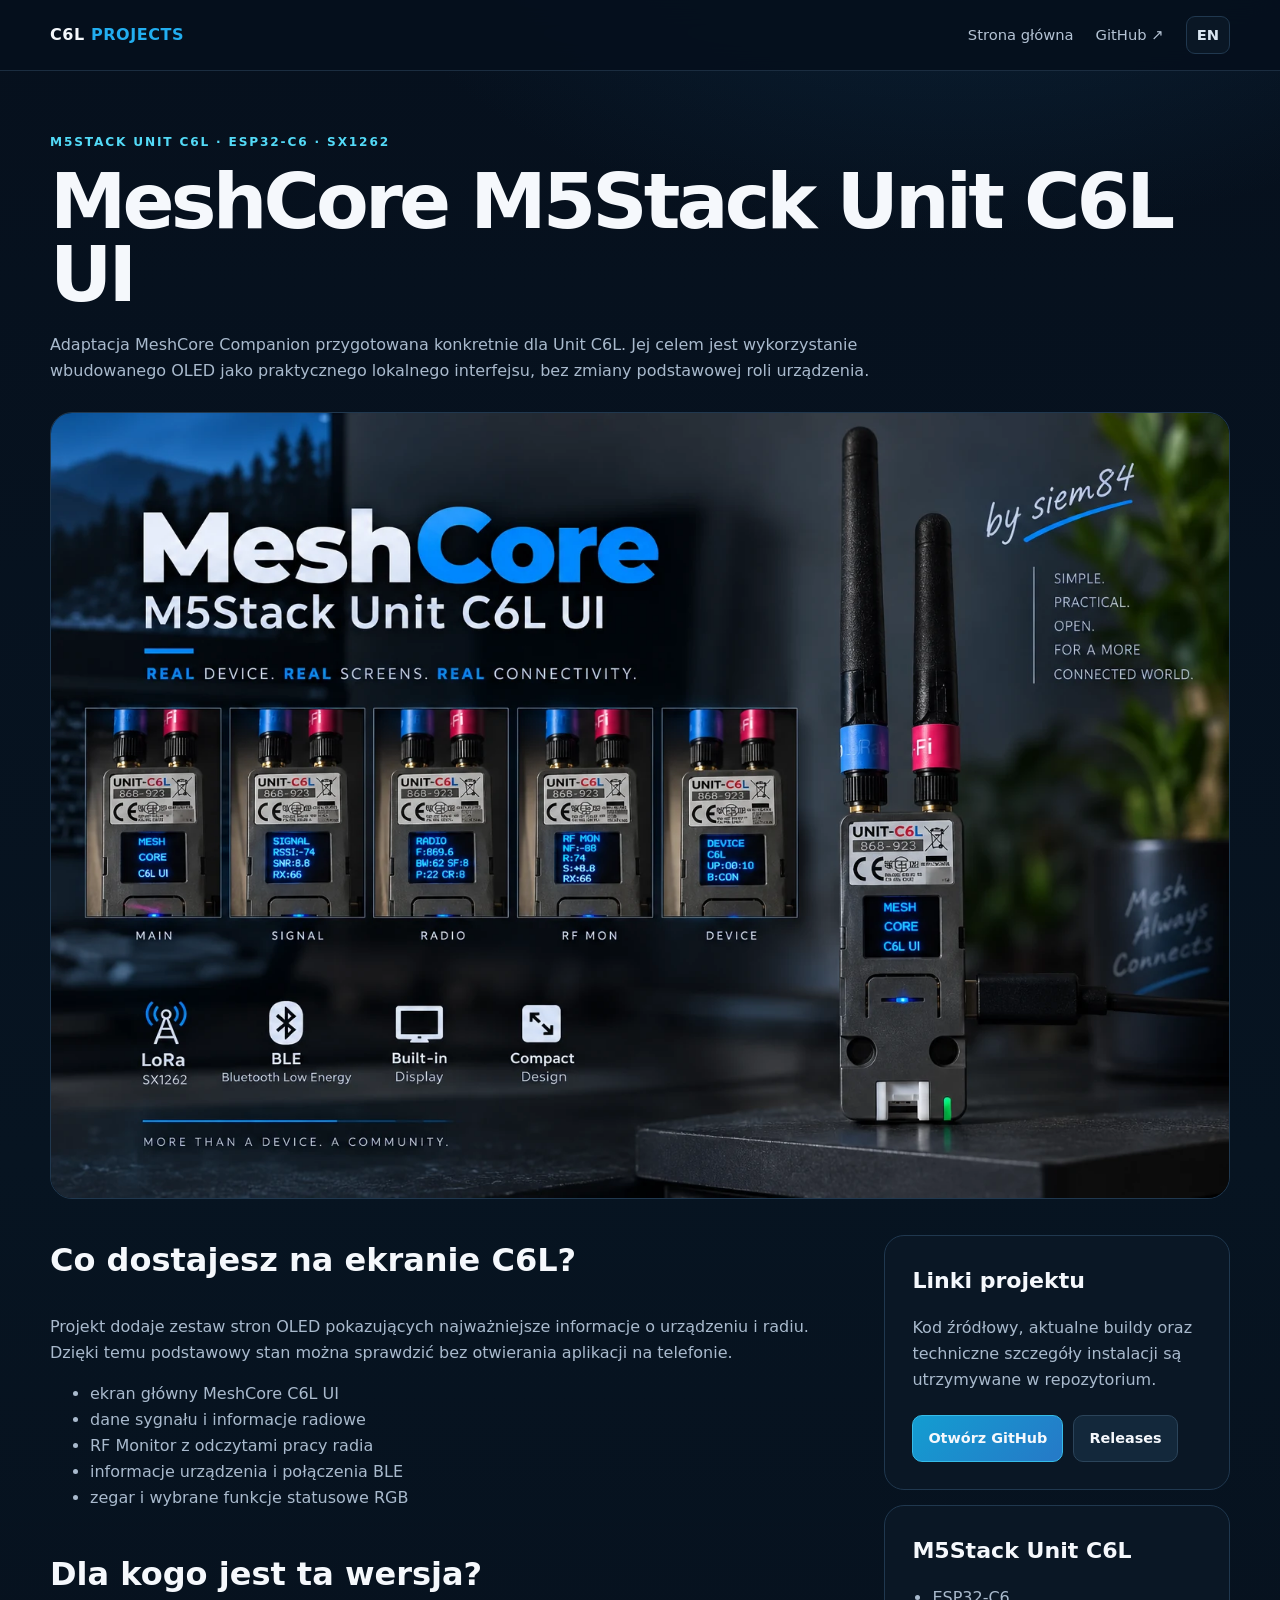
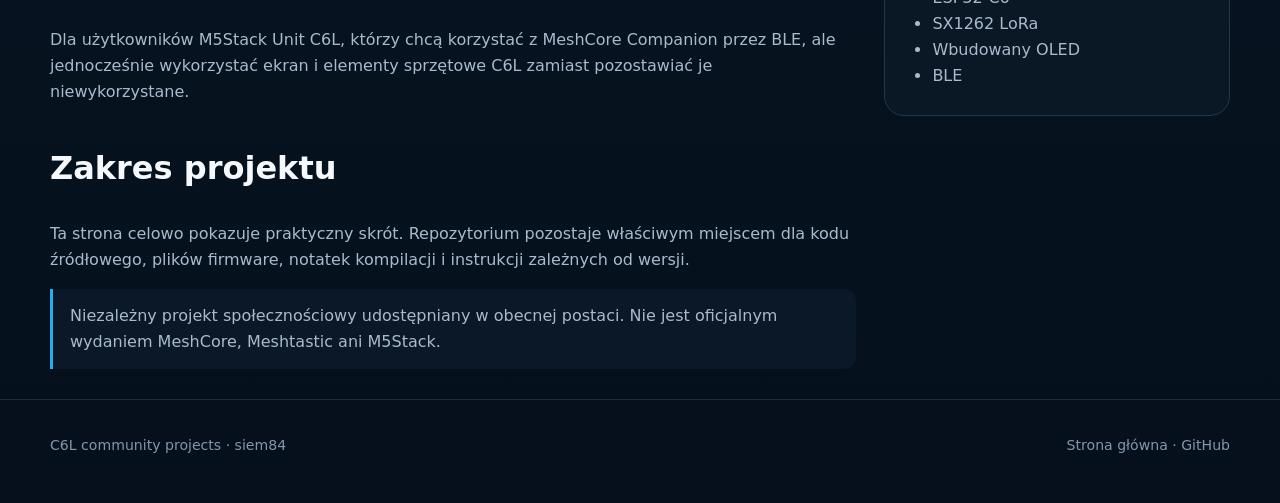
<file: pl/meshcore-c6l.html>
<!doctype html>
<html lang="pl">
<head>
<meta charset="utf-8"><meta name="viewport" content="width=device-width,initial-scale=1">
<title>MeshCore UI dla M5Stack Unit C6L — OLED, BLE i RF Monitor</title>
<meta name="description" content="MeshCore Companion dla M5Stack Unit C6L z lokalnym OLED UI, informacjami BLE, RF Monitor, zegarem i obsługą SX1262.">
<meta name="robots" content="index,follow,max-image-preview:large,max-snippet:-1,max-video-preview:-1">
<link rel="canonical" href="https://siem84.github.io/pl/meshcore-c6l.html">
<link rel="alternate" hreflang="pl" href="https://siem84.github.io/pl/meshcore-c6l.html">
<link rel="alternate" hreflang="en" href="https://siem84.github.io/meshcore-c6l.html">
<link rel="alternate" hreflang="x-default" href="https://siem84.github.io/">
<meta property="og:type" content="website"><meta property="og:title" content="MeshCore UI dla M5Stack Unit C6L — OLED, BLE i RF Monitor">
<meta property="og:description" content="MeshCore Companion dla M5Stack Unit C6L z lokalnym OLED UI, informacjami BLE, RF Monitor, zegarem i obsługą SX1262."><meta property="og:url" content="https://siem84.github.io/pl/meshcore-c6l.html">
<meta property="og:image" content="https://siem84.github.io/assets/images/hero.png">
<meta name="twitter:card" content="summary_large_image">
<link rel="icon" href="../assets/favicon.svg" type="image/svg+xml">
<link rel="stylesheet" href="../assets/style.css">
</head><body>
<header><div class="wrap"><nav><a class="logo" href="../">C6L <b>PROJECTS</b></a><div class="navlinks"><a href="../">Strona główna</a><a href="https://github.com/siem84/MeshCore-M5Stack-Unit-C6L-UI">GitHub ↗</a><a class="lang" href="../meshcore-c6l.html">EN</a></div></nav></div></header>
<main><section class="project-hero"><div class="wrap"><div class="kicker">M5Stack Unit C6L · ESP32-C6 · SX1262</div><h1>MeshCore M5Stack Unit C6L UI</h1><p class="seo-copy">Adaptacja MeshCore Companion przygotowana konkretnie dla Unit C6L. Jej celem jest wykorzystanie wbudowanego OLED jako praktycznego lokalnego interfejsu, bez zmiany podstawowej roli urządzenia.</p>
<div class="project-banner"><picture><source srcset="../assets/images/meshcore-ui.webp" type="image/webp"><img src="../assets/images/meshcore-ui.png" alt="MeshCore Unit C6L UI — rzeczywiste ekrany projektu"></picture></div>
<div class="article"><article class="article-main">
<h2>Co dostajesz na ekranie C6L?</h2><p>Projekt dodaje zestaw stron OLED pokazujących najważniejsze informacje o urządzeniu i radiu. Dzięki temu podstawowy stan można sprawdzić bez otwierania aplikacji na telefonie.</p><ul><li>ekran główny MeshCore C6L UI</li><li>dane sygnału i informacje radiowe</li><li>RF Monitor z odczytami pracy radia</li><li>informacje urządzenia i połączenia BLE</li><li>zegar i wybrane funkcje statusowe RGB</li></ul>
<h2>Dla kogo jest ta wersja?</h2><p>Dla użytkowników M5Stack Unit C6L, którzy chcą korzystać z MeshCore Companion przez BLE, ale jednocześnie wykorzystać ekran i elementy sprzętowe C6L zamiast pozostawiać je niewykorzystane.</p>
<h2>Zakres projektu</h2>
<p>Ta strona celowo pokazuje praktyczny skrót. Repozytorium pozostaje właściwym miejscem dla kodu źródłowego, plików firmware, notatek kompilacji i instrukcji zależnych od wersji.</p>
<div class="notice">Niezależny projekt społecznościowy udostępniany w obecnej postaci. Nie jest oficjalnym wydaniem MeshCore, Meshtastic ani M5Stack.</div>
</article>
<aside class="sidebar"><div class="panel"><h3>Linki projektu</h3><p>Kod źródłowy, aktualne buildy oraz techniczne szczegóły instalacji są utrzymywane w repozytorium.</p><div class="actions"><a class="btn primary" href="https://github.com/siem84/MeshCore-M5Stack-Unit-C6L-UI">Otwórz GitHub</a><a class="btn" href="https://github.com/siem84/MeshCore-M5Stack-Unit-C6L-UI/releases">Releases</a></div></div>
<div class="panel"><h3>M5Stack Unit C6L</h3><ul><li>ESP32-C6</li><li>SX1262 LoRa</li><li>Wbudowany OLED</li><li>BLE</li></ul></div></aside>
</div></div></section></main>
<footer><div class="wrap footerrow"><span>C6L community projects · siem84</span><span><a href="../">Strona główna</a> · <a href="https://github.com/siem84/MeshCore-M5Stack-Unit-C6L-UI">GitHub</a></span></div></footer></body></html>
</file>
<file: assets/style.css>
:root{
  --bg:#06101d;--bg2:#091522;--panel:#0b1827;--panel2:#102235;
  --text:#f5f8fc;--muted:#a9bacd;--line:#20384f;--blue:#22aef0;
  --cyan:#53daf7;--green:#39dfa0;--pink:#ff1575;--max:1180px;
}
*{box-sizing:border-box}
html{scroll-behavior:smooth}
body{
  margin:0;font-family:Inter,ui-sans-serif,system-ui,-apple-system,"Segoe UI",Roboto,Arial,sans-serif;
  color:var(--text);background:
  radial-gradient(900px 500px at 75% -5%,#143f5f66,transparent 68%),
  linear-gradient(180deg,var(--bg),#071421 55%,var(--bg));
  line-height:1.62;
}
img{max-width:100%;display:block}
a{color:inherit;text-decoration:none}
.wrap{width:min(var(--max),calc(100% - 34px));margin:auto}
header{
  position:sticky;top:0;z-index:50;background:#06101dea;backdrop-filter:blur(14px);
  border-bottom:1px solid #1b2d40;
}
nav{min-height:70px;display:flex;align-items:center;justify-content:space-between;gap:20px}
.logo{font-weight:900;letter-spacing:.035em}.logo b{color:var(--blue)}
.navlinks{display:flex;align-items:center;gap:22px;color:#b4c3d4;font-size:.92rem}
.navlinks a:hover{color:#fff}
.lang{
  border:1px solid var(--line);padding:6px 10px;border-radius:9px;
  background:#0a1725;color:#d9e5f1;font-weight:750
}
.hero{padding:42px 0 35px}
.hero-image{
  border:1px solid #294258;border-radius:24px;overflow:hidden;
  box-shadow:0 28px 80px #0008,0 0 80px #15a9dd18;background:#091725;
}
.hero-image img{width:100%;height:auto}
.hero-copy{padding:42px 0 18px;display:grid;grid-template-columns:1.1fr .9fr;gap:50px;align-items:end}
.kicker{color:var(--cyan);font-weight:850;text-transform:uppercase;letter-spacing:.15em;font-size:.76rem}
h1{font-size:clamp(2.7rem,6vw,5.1rem);line-height:.96;letter-spacing:-.05em;margin:12px 0 20px}
.hero-copy p{color:var(--muted);font-size:1.12rem;margin:0}
.actions{display:flex;gap:10px;flex-wrap:wrap;margin-top:22px}
.btn{
  display:inline-flex;align-items:center;justify-content:center;padding:11px 15px;border-radius:10px;
  border:1px solid #2b445a;background:#13283b;font-weight:780;font-size:.9rem
}
.btn.primary{background:linear-gradient(135deg,#139dd1,#2679c7);border-color:#36bce8}
.btn.green{background:linear-gradient(135deg,#11885f,#1ba870);border-color:#35d89c}
.btn:hover{filter:brightness(1.12)}
.quickfacts{display:grid;grid-template-columns:repeat(2,1fr);gap:10px}
.fact{padding:16px;border:1px solid var(--line);border-radius:14px;background:#0a1725}
.fact strong{display:block}.fact span{color:var(--muted);font-size:.88rem}
.section{padding:72px 0}
.section.alt{background:#08131f;border-top:1px solid #14283a;border-bottom:1px solid #14283a}
.section-title{max-width:800px;margin-bottom:31px}
.section-title h2{font-size:clamp(2rem,4vw,3rem);line-height:1.08;letter-spacing:-.035em;margin:0 0 12px}
.section-title p{color:var(--muted);margin:0}
.projects{display:grid;grid-template-columns:repeat(2,1fr);gap:26px}
.card{
  background:linear-gradient(180deg,#102237,#0a1624);border:1px solid var(--line);
  border-radius:23px;overflow:hidden;box-shadow:0 20px 50px #0004
}
.card-media{aspect-ratio:3/2;overflow:hidden;background:#0a1725}
.card-media img{width:100%;height:100%;object-fit:cover}
.card-body{padding:27px}
.tag{font-size:.71rem;font-weight:850;text-transform:uppercase;letter-spacing:.13em;color:var(--green)}
.card:nth-child(2) .tag{color:var(--pink)}
.card h3{font-size:1.6rem;line-height:1.12;margin:8px 0 11px}
.card p{color:var(--muted);margin:0}
.pills{display:flex;gap:7px;flex-wrap:wrap;margin:19px 0 24px}
.pill{font-size:.74rem;padding:6px 9px;border:1px solid #243c52;background:#071421;border-radius:7px;color:#cad7e6}
.split{display:grid;grid-template-columns:1fr 1fr;gap:28px}
.panel{border:1px solid var(--line);background:#0a1725;border-radius:20px;padding:27px}
.panel h3{font-size:1.38rem;margin:0 0 9px}.panel p,.panel li{color:var(--muted)}
.panel ul{padding-left:20px;margin-bottom:0}
.compare{width:100%;border-collapse:collapse;border:1px solid var(--line);overflow:hidden;border-radius:16px}
.compare th,.compare td{text-align:left;padding:15px 16px;border-bottom:1px solid var(--line)}
.compare th{background:#0e2031}.compare td{color:var(--muted);background:#091724}
.compare tr:last-child td{border-bottom:0}
.faq{display:grid;gap:12px}
details{border:1px solid var(--line);background:#091724;border-radius:14px;padding:16px 18px}
summary{cursor:pointer;font-weight:800}details p{color:var(--muted);margin-bottom:0}
.notice{border-left:3px solid var(--blue);padding:14px 17px;background:#0b1827;color:var(--muted);border-radius:0 12px 12px 0}
footer{border-top:1px solid #1b2d40;padding:34px 0 46px;color:#8297ac;font-size:.88rem}
.footerrow{display:flex;justify-content:space-between;gap:20px;flex-wrap:wrap}
.project-hero{padding:62px 0 30px}.project-hero h1{font-size:clamp(2.7rem,6vw,4.8rem)}
.project-banner{margin:28px 0 36px;border:1px solid var(--line);border-radius:22px;overflow:hidden}
.project-banner img{width:100%}
.article{display:grid;grid-template-columns:minmax(0,1.4fr) minmax(280px,.6fr);gap:28px}
.article-main h2{font-size:2rem;margin-top:38px}.article-main h2:first-child{margin-top:0}
.article-main p,.article-main li{color:var(--muted)}
.sidebar{position:sticky;top:95px;align-self:start}
.sidebar .panel{margin-bottom:15px}
.seo-copy{max-width:900px;color:var(--muted)}
@media(max-width:820px){
  .navlinks a:not(.lang){display:none}
  .hero-copy,.projects,.split,.article{grid-template-columns:1fr}
  .quickfacts{grid-template-columns:1fr 1fr}
  .sidebar{position:static}
  .section{padding:58px 0}
}
@media(max-width:480px){
  .quickfacts{grid-template-columns:1fr}
  .hero{padding-top:25px}.hero-copy{padding-top:30px}
  .card-body,.panel{padding:21px}
  .compare{font-size:.85rem}.compare th,.compare td{padding:11px 9px}
}
</file>
